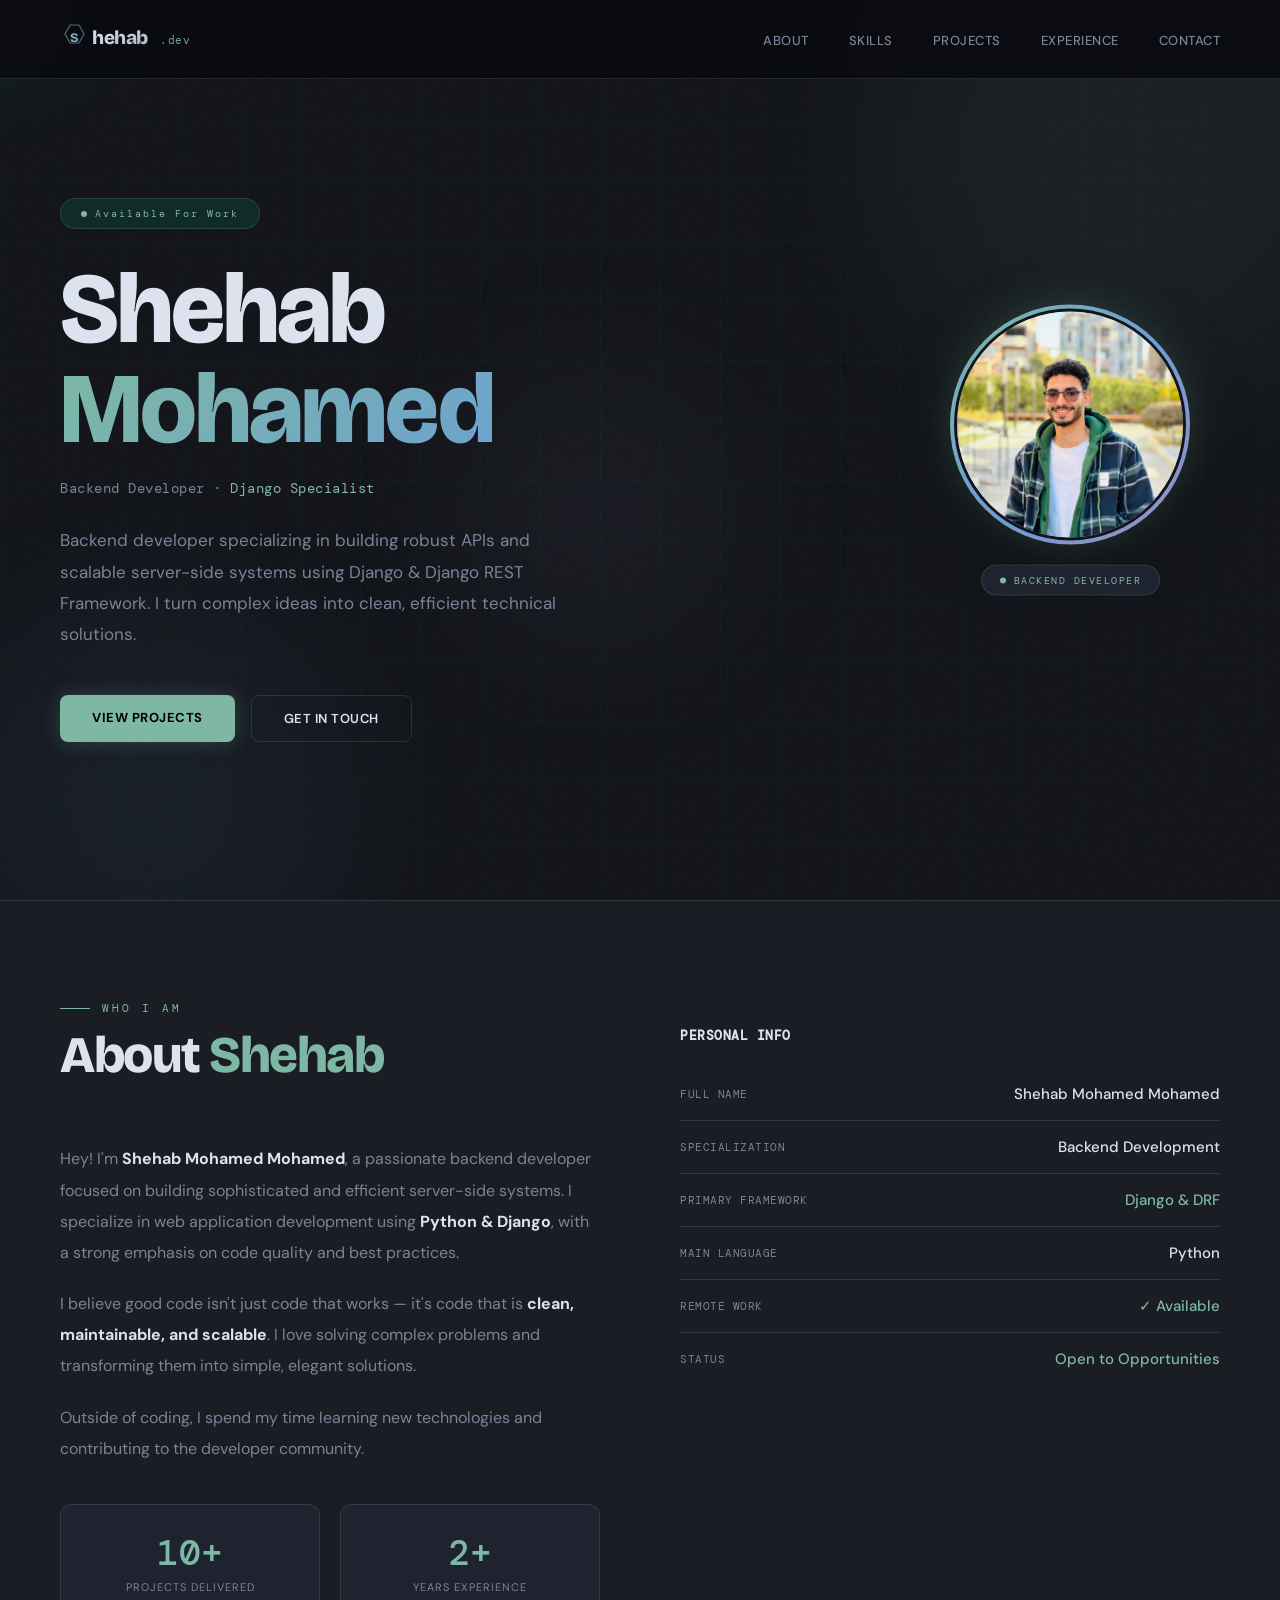
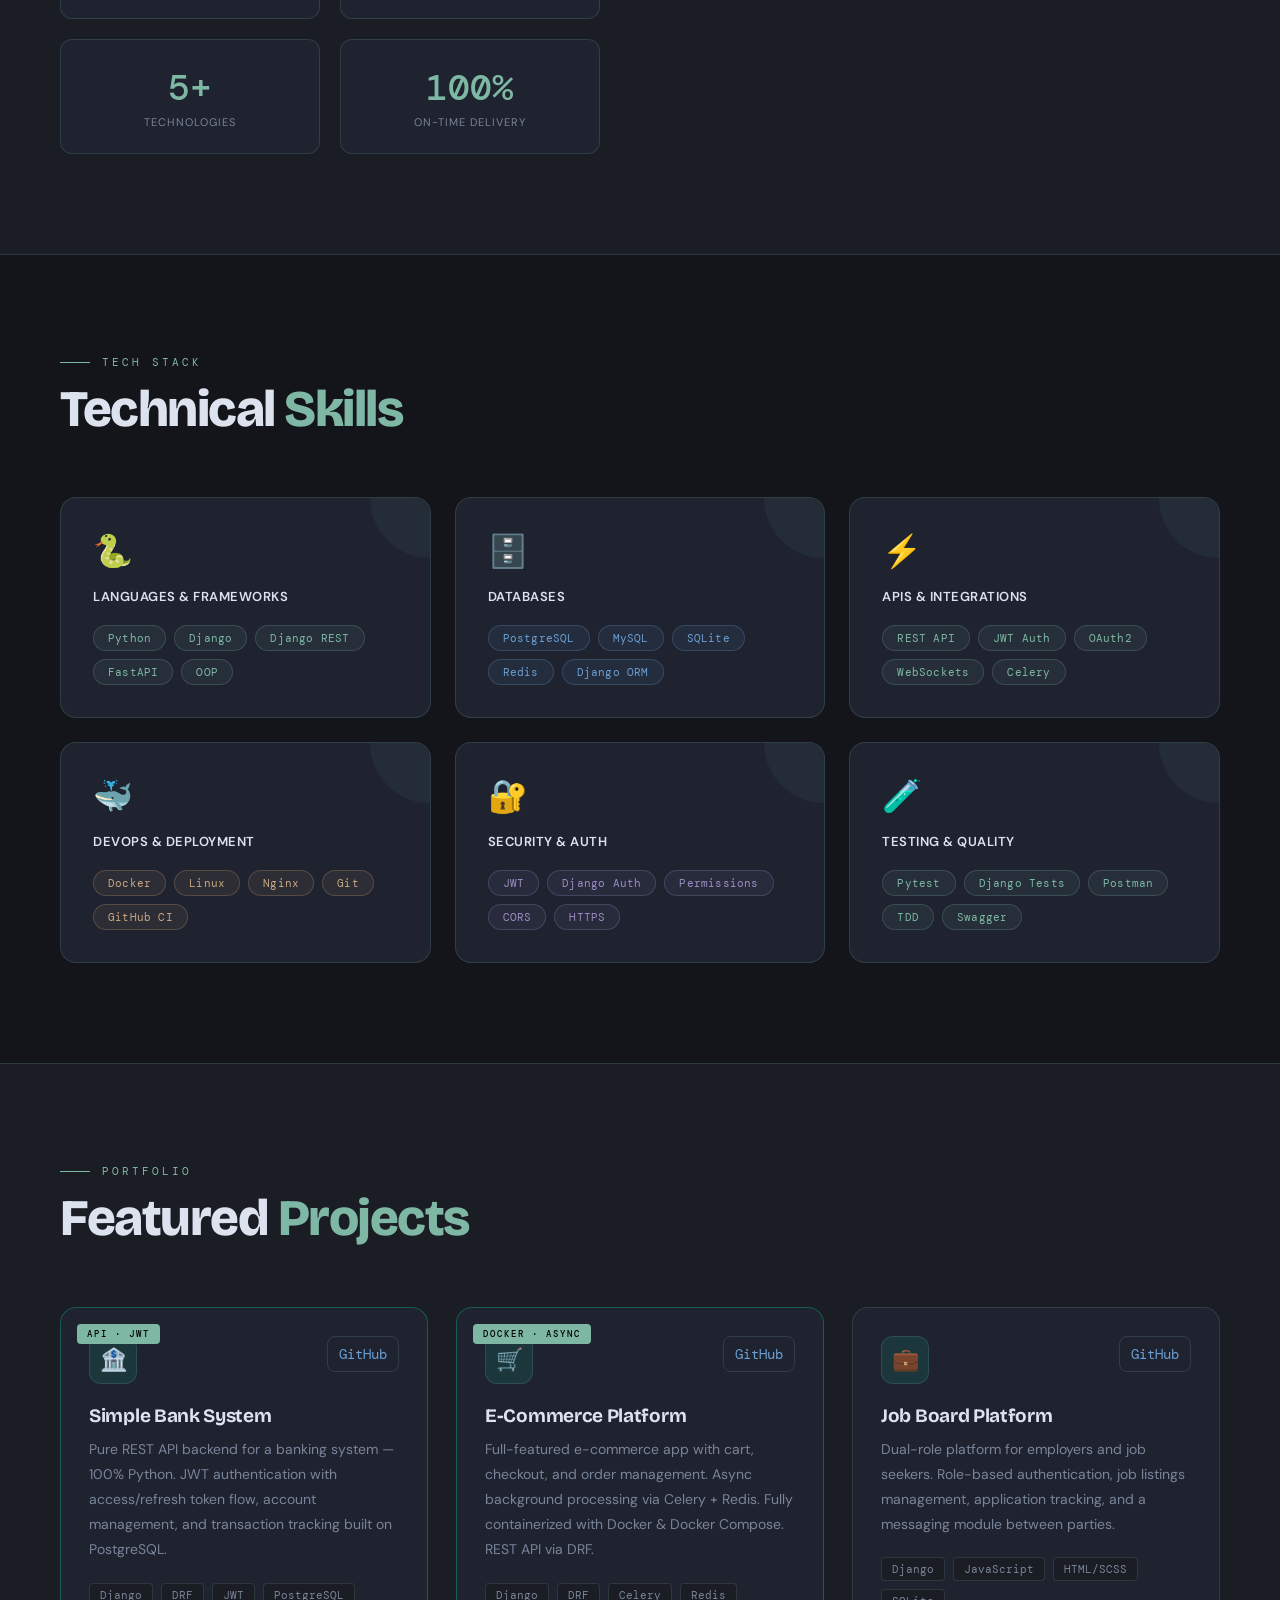
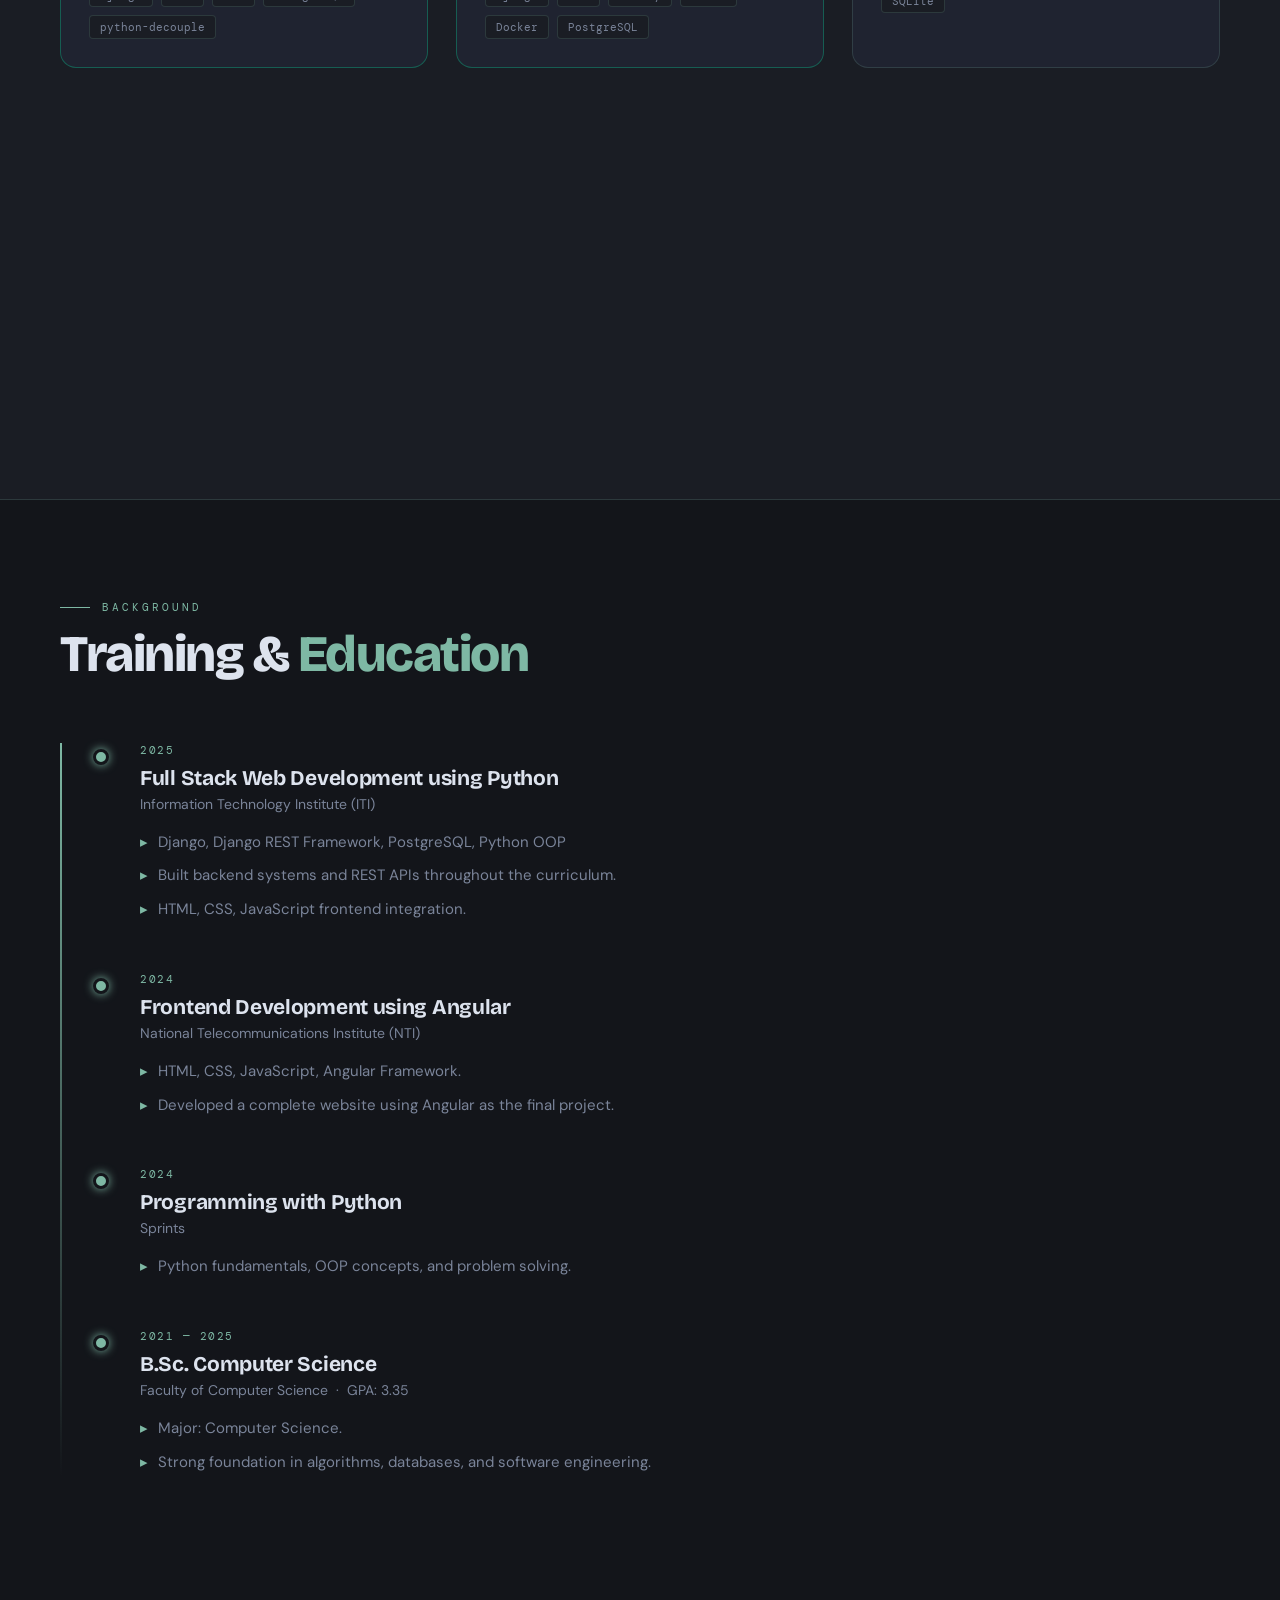
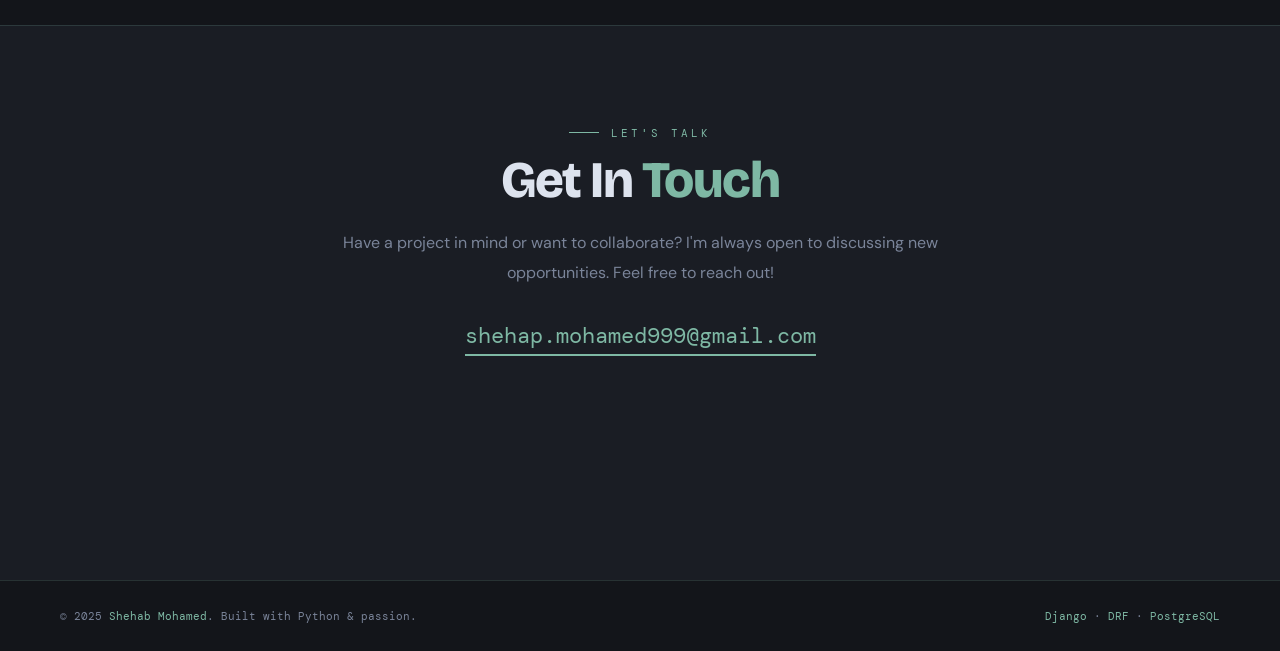
<file: index.html>
<!doctype html>
<html lang="en" dir="ltr">
  <head>
    <meta charset="UTF-8" />
    <meta name="viewport" content="width=device-width, initial-scale=1.0" />
    <title>Shehab Mohamed | Backend Developer</title>
    <link
      href="https://fonts.googleapis.com/css2?family=Bricolage+Grotesque:opsz,wght@12..96,300;12..96,400;12..96,600;12..96,700;12..96,800&family=DM+Sans:ital,opsz,wght@0,9..40,300;0,9..40,400;0,9..40,500;0,9..40,600;0,9..40,700;1,9..40,400&family=DM+Mono:wght@400;500&display=swap"
      rel="stylesheet"
    />
    <link rel="stylesheet" href="main.css" />

    <style>
      :root {
        --bg: #13151a;
        --surface: #1a1d24;
        --card: #1f2330;
        --accent: #7eb8a4;
        --accent2: #6b9fd4;
        --accent3: #9b8ec4;
        --text: #dde3ee;
        --muted: #7a8499;
        --border: rgba(126, 184, 164, 0.18);
        --glow: 0 0 28px rgba(126, 184, 164, 0.15);
      }

      * {
        margin: 0;
        padding: 0;
        box-sizing: border-box;
      }
      html {
        scroll-behavior: smooth;
      }

      body {
        background: var(--bg);
        color: var(--text);
        font-family: "DM Sans", sans-serif;
        font-size: 16px;
        overflow-x: hidden;
        -webkit-font-smoothing: antialiased;
      }

      body::before {
        content: "";
        position: fixed;
        inset: 0;
        background-image: url("data:image/svg+xml,%3Csvg viewBox='0 0 200 200' xmlns='http://www.w3.org/2000/svg'%3E%3Cfilter id='n'%3E%3CfeTurbulence type='fractalNoise' baseFrequency='0.9' numOctaves='4' stitchTiles='stitch'/%3E%3C/filter%3E%3Crect width='100%25' height='100%25' filter='url(%23n)' opacity='0.04'/%3E%3C/svg%3E");
        pointer-events: none;
        z-index: 0;
        opacity: 0.4;
      }

      ::-webkit-scrollbar {
        width: 4px;
      }
      ::-webkit-scrollbar-track {
        background: var(--bg);
      }
      ::-webkit-scrollbar-thumb {
        background: var(--accent);
        border-radius: 2px;
      }

      .cursor-glow {
        position: fixed;
        width: 300px;
        height: 300px;
        border-radius: 50%;
        background: radial-gradient(
          circle,
          rgba(0, 229, 160, 0.06) 0%,
          transparent 70%
        );
        pointer-events: none;
        transform: translate(-50%, -50%);
        transition: all 0.15s ease;
        z-index: 1;
      }

      /* NAV */
      nav {
        position: fixed;
        top: 0;
        left: 0;
        right: 0;
        z-index: 100;
        padding: 20px 60px;
        display: flex;
        justify-content: space-between;
        align-items: center;
        background: rgba(10, 10, 15, 0.85);
        backdrop-filter: blur(20px);
        border-bottom: 1px solid var(--border);
      }

      .nav-logo {
        display: flex;
        align-items: center;
        text-decoration: none;
      }
      .nav-logo svg {
        display: block;
        transition: opacity 0.25s;
      }
      .nav-logo:hover svg {
        opacity: 0.8;
      }

      .nav-links {
        display: flex;
        gap: 40px;
        list-style: none;
      }

      .nav-links a {
        color: var(--muted);
        text-decoration: none;
        font-size: 13px;
        font-weight: 500;
        letter-spacing: 0.5px;
        transition: color 0.3s;
        position: relative;
        text-transform: uppercase;
      }

      .nav-links a::after {
        content: "";
        position: absolute;
        bottom: -4px;
        left: 0;
        width: 0;
        height: 2px;
        background: var(--accent);
        transition: width 0.3s;
      }

      .nav-links a:hover {
        color: var(--accent);
      }
      .nav-links a:hover::after {
        width: 100%;
      }

      /* HERO */
      #hero {
        min-height: 100vh;
        display: flex;
        align-items: center;
        padding: 100px 60px 60px;
        position: relative;
        overflow: hidden;
      }

      .hero-bg-grid {
        position: absolute;
        inset: 0;
        background-image:
          linear-gradient(rgba(0, 229, 160, 0.04) 1px, transparent 1px),
          linear-gradient(90deg, rgba(0, 229, 160, 0.04) 1px, transparent 1px);
        background-size: 60px 60px;
        mask-image: radial-gradient(
          ellipse 80% 80% at 50% 50%,
          black,
          transparent
        );
      }

      .hero-blob {
        position: absolute;
        border-radius: 50%;
        filter: blur(80px);
        opacity: 1;
        animation: blob 8s ease-in-out infinite;
      }

      .blob1 {
        width: 500px;
        height: 500px;
        background: var(--accent);
        top: -100px;
        right: -100px;
        opacity: 0.07;
      }
      .blob2 {
        width: 400px;
        height: 400px;
        background: var(--accent2);
        bottom: -100px;
        left: -50px;
        animation-delay: 3s;
        opacity: 0.07;
      }
      .blob3 {
        width: 300px;
        height: 300px;
        background: var(--accent3);
        top: 40%;
        left: 35%;
        animation-delay: 6s;
        opacity: 0.06;
      }

      @keyframes blob {
        0%,
        100% {
          transform: scale(1) translate(0, 0);
        }
        33% {
          transform: scale(1.1) translate(20px, -20px);
        }
        66% {
          transform: scale(0.9) translate(-20px, 10px);
        }
      }

      .hero-content {
        position: relative;
        z-index: 2;
        max-width: 680px;
      }

      .hero-badge {
        display: inline-flex;
        align-items: center;
        gap: 8px;
        background: rgba(0, 229, 160, 0.1);
        border: 1px solid var(--border);
        border-radius: 50px;
        padding: 8px 20px;
        font-family: "DM Mono", monospace;
        font-size: 10px;
        color: var(--accent);
        letter-spacing: 2px;
        margin-bottom: 30px;
        animation: fadeUp 0.8s ease both;
      }

      .badge-dot {
        width: 6px;
        height: 6px;
        background: var(--accent);
        border-radius: 50%;
        animation: pulse 2s infinite;
      }

      @keyframes pulse {
        0%,
        100% {
          opacity: 1;
          transform: scale(1);
        }
        50% {
          opacity: 0.5;
          transform: scale(0.8);
        }
      }

      .hero-name {
        font-family: "Bricolage Grotesque", sans-serif;
        font-size: clamp(56px, 8vw, 100px);
        font-weight: 800;
        line-height: 1;
        letter-spacing: -2px;
        margin-bottom: 20px;
        animation: fadeUp 0.8s ease 0.1s both;
      }

      .name-line1 {
        color: var(--text);
        display: block;
      }
      .name-line2 {
        display: block;
        background: linear-gradient(135deg, var(--accent), var(--accent2));
        -webkit-background-clip: text;
        -webkit-text-fill-color: transparent;
        background-clip: text;
      }

      .hero-title {
        font-family: "DM Mono", monospace;
        font-size: 14px;
        color: var(--muted);
        margin-bottom: 28px;
        letter-spacing: 0.5px;
        animation: fadeUp 0.8s ease 0.2s both;
      }

      .hero-title span {
        color: var(--accent);
      }

      .hero-desc {
        font-size: 17px;
        color: var(--muted);
        line-height: 1.85;
        max-width: 520px;
        margin-bottom: 44px;
        animation: fadeUp 0.8s ease 0.3s both;
        font-weight: 400;
      }

      .hero-cta {
        display: flex;
        gap: 16px;
        flex-wrap: wrap;
        animation: fadeUp 0.8s ease 0.4s both;
      }

      .btn-primary {
        padding: 14px 32px;
        background: var(--accent);
        color: #000;
        border: none;
        border-radius: 8px;
        font-family: "DM Sans", sans-serif;
        font-size: 13px;
        font-weight: 700;
        cursor: pointer;
        text-decoration: none;
        transition: all 0.3s;
        box-shadow: 0 0 20px rgba(126, 184, 164, 0.25);
        letter-spacing: 0.5px;
        text-transform: uppercase;
      }

      .btn-primary:hover {
        transform: translateY(-2px);
        box-shadow: 0 8px 30px rgba(126, 184, 164, 0.35);
      }

      .btn-outline {
        padding: 14px 32px;
        background: transparent;
        color: var(--text);
        border: 1px solid var(--border);
        border-radius: 8px;
        font-family: "DM Sans", sans-serif;
        font-size: 13px;
        font-weight: 600;
        cursor: pointer;
        text-decoration: none;
        transition: all 0.3s;
        text-transform: uppercase;
        letter-spacing: 0.5px;
      }

      .btn-outline:hover {
        border-color: var(--accent);
        color: var(--accent);
        transform: translateY(-2px);
      }

      /* Terminal */
      .hero-terminal {
        position: absolute;
        right: 7%;
        top: 50%;
        transform: translateY(-50%);
        width: 460px;
        background: var(--surface);
        border: 1px solid var(--border);
        border-radius: 12px;
        overflow: hidden;
        box-shadow:
          var(--glow),
          0 40px 80px rgba(0, 0, 0, 0.6);
        animation: fadeLeft 1s ease 0.5s both;
        z-index: 2;
      }

      @keyframes fadeLeft {
        from {
          opacity: 0;
          transform: translateY(-50%) translateX(40px);
        }
        to {
          opacity: 1;
          transform: translateY(-50%) translateX(0);
        }
      }

      .terminal-header {
        padding: 12px 16px;
        background: var(--card);
        display: flex;
        align-items: center;
        gap: 8px;
        border-bottom: 1px solid var(--border);
      }

      .t-dot {
        width: 10px;
        height: 10px;
        border-radius: 50%;
      }
      .t-red {
        background: #ff5f57;
      }
      .t-yellow {
        background: #febc2e;
      }
      .t-green {
        background: #28c840;
      }

      .terminal-title {
        font-family: "DM Mono", monospace;
        font-size: 11px;
        color: var(--muted);
        margin-left: auto;
      }

      .terminal-body {
        padding: 24px;
        font-family: "DM Mono", monospace;
        font-size: 12px;
        line-height: 2.1;
        min-height: 280px;
      }

      .t-comment {
        color: #4a4a60;
      }
      .t-key {
        color: var(--accent2);
      }
      .t-val {
        color: var(--accent);
      }
      .t-str {
        color: #ff8c42;
      }
      .t-cursor {
        display: inline-block;
        width: 8px;
        height: 14px;
        background: var(--accent);
        animation: blink 1s step-end infinite;
        vertical-align: middle;
      }

      @keyframes blink {
        50% {
          opacity: 0;
        }
      }

      /* SECTIONS */
      section {
        padding: 100px 60px;
        position: relative;
        z-index: 2;
      }

      .section-label {
        font-family: "DM Mono", monospace;
        font-size: 11px;
        color: var(--accent);
        letter-spacing: 3px;
        text-transform: uppercase;
        margin-bottom: 12px;
        display: flex;
        align-items: center;
        gap: 12px;
      }

      .section-label::before {
        content: "";
        width: 30px;
        height: 1px;
        background: var(--accent);
      }

      .section-title {
        font-family: "Bricolage Grotesque", sans-serif;
        font-size: clamp(34px, 4vw, 54px);
        font-weight: 800;
        letter-spacing: -1.5px;
        margin-bottom: 60px;
        color: var(--text);
        line-height: 1.1;
      }

      .section-title span {
        color: var(--accent);
      }

      /* ABOUT */
      #about {
        background: var(--surface);
        border-top: 1px solid var(--border);
        border-bottom: 1px solid var(--border);
      }

      .about-grid {
        display: grid;
        grid-template-columns: 1fr 1fr;
        gap: 80px;
        align-items: start;
      }

      .about-text p {
        color: var(--muted);
        line-height: 1.95;
        margin-bottom: 20px;
        font-size: 16px;
        font-weight: 400;
      }

      .about-text p strong {
        color: var(--text);
      }

      .stats-grid {
        display: grid;
        grid-template-columns: 1fr 1fr;
        gap: 20px;
        margin-top: 40px;
      }

      .stat-card {
        background: var(--card);
        border: 1px solid var(--border);
        border-radius: 12px;
        padding: 24px;
        text-align: center;
        transition: all 0.3s;
      }

      .stat-card:hover {
        border-color: var(--accent);
        box-shadow: var(--glow);
        transform: translateY(-4px);
      }

      .stat-number {
        font-family: "DM Mono", monospace;
        font-size: 36px;
        font-weight: 500;
        color: var(--accent);
        display: block;
      }

      .stat-label {
        font-size: 11px;
        color: var(--muted);
        margin-top: 4px;
        text-transform: uppercase;
        letter-spacing: 1px;
        font-family: "DM Sans", sans-serif;
      }

      .about-right {
        display: flex;
        flex-direction: column;
      }

      .info-row {
        display: flex;
        justify-content: space-between;
        align-items: center;
        padding: 16px 0;
        border-bottom: 1px solid var(--border);
      }

      .info-row:last-child {
        border-bottom: none;
      }
      .info-key {
        font-family: "DM Mono", monospace;
        font-size: 11px;
        color: var(--muted);
        letter-spacing: 0.5px;
        text-transform: uppercase;
      }
      .info-val {
        font-size: 15px;
        color: var(--text);
        font-weight: 500;
        font-family: "DM Sans", sans-serif;
      }
      .info-val.accent {
        color: var(--accent);
      }

      /* SKILLS */
      #skills {
        background: var(--bg);
      }

      .skills-grid {
        display: grid;
        grid-template-columns: repeat(auto-fit, minmax(280px, 1fr));
        gap: 24px;
      }

      .skill-category {
        background: var(--card);
        border: 1px solid var(--border);
        border-radius: 16px;
        padding: 32px;
        transition: all 0.4s;
        position: relative;
        overflow: hidden;
      }

      .skill-category::before {
        content: "";
        position: absolute;
        top: 0;
        right: 0;
        width: 60px;
        height: 60px;
        background: var(--accent);
        border-radius: 0 16px 0 100%;
        opacity: 0.06;
        transition: all 0.4s;
      }

      .skill-category:hover {
        border-color: var(--accent);
        box-shadow: var(--glow);
        transform: translateY(-6px);
      }
      .skill-category:hover::before {
        opacity: 0.15;
        width: 120px;
        height: 120px;
      }

      .skill-cat-icon {
        font-size: 32px;
        margin-bottom: 16px;
      }
      .skill-cat-name {
        font-size: 13px;
        font-weight: 600;
        color: var(--text);
        margin-bottom: 20px;
        letter-spacing: 0.5px;
        text-transform: uppercase;
        font-family: "DM Sans", sans-serif;
      }

      .skill-tags {
        display: flex;
        flex-wrap: wrap;
        gap: 8px;
      }

      .skill-tag {
        background: rgba(126, 184, 164, 0.08);
        border: 1px solid rgba(126, 184, 164, 0.22);
        color: var(--accent);
        padding: 5px 14px;
        border-radius: 50px;
        font-family: "DM Mono", monospace;
        font-size: 11px;
        letter-spacing: 0.2px;
        transition: all 0.2s;
      }

      .skill-tag:hover {
        background: rgba(126, 184, 164, 0.16);
        transform: scale(1.05);
      }
      .skill-tag.blue {
        background: rgba(107, 159, 212, 0.08);
        border-color: rgba(107, 159, 212, 0.25);
        color: #6b9fd4;
      }
      .skill-tag.purple {
        background: rgba(155, 142, 196, 0.08);
        border-color: rgba(155, 142, 196, 0.25);
        color: #9b8ec4;
      }
      .skill-tag.orange {
        background: rgba(210, 165, 120, 0.08);
        border-color: rgba(210, 165, 120, 0.25);
        color: #c8a882;
      }

      /* PROJECTS */
      #projects {
        background: var(--surface);
        border-top: 1px solid var(--border);
        border-bottom: 1px solid var(--border);
      }

      .projects-grid {
        display: grid;
        grid-template-columns: repeat(auto-fit, minmax(340px, 1fr));
        gap: 28px;
      }

      .project-card {
        background: var(--card);
        border: 1px solid var(--border);
        border-radius: 16px;
        overflow: hidden;
        transition: all 0.4s;
        position: relative;
      }

      .project-card:hover {
        transform: translateY(-8px);
        border-color: var(--accent);
        box-shadow: var(--glow);
      }

      .project-header {
        padding: 28px 28px 20px;
        display: flex;
        justify-content: space-between;
        align-items: flex-start;
      }

      .project-icon {
        width: 48px;
        height: 48px;
        background: rgba(0, 229, 160, 0.1);
        border: 1px solid var(--border);
        border-radius: 12px;
        display: flex;
        align-items: center;
        justify-content: center;
        font-size: 22px;
      }

      .project-links {
        display: flex;
        gap: 10px;
      }

      .project-link {
        width: 72px;
        height: 36px;
        border: 1px solid var(--border);
        border-radius: 8px;
        display: flex;
        align-items: center;
        justify-content: center;
        text-decoration: none;
        font-size: 14px;
        transition: all 0.2s;
        color: #6b9fd4;
        font-family: "DM Mono", monospace;
      }

      .project-body {
        padding: 0 28px 28px;
      }
      .project-name {
        font-family: "Bricolage Grotesque", sans-serif;
        font-size: 19px;
        font-weight: 700;
        color: var(--text);
        margin-bottom: 10px;
        letter-spacing: -0.3px;
      }
      .project-desc {
        font-size: 14px;
        color: var(--muted);
        line-height: 1.8;
        margin-bottom: 20px;
        font-family: "DM Sans", sans-serif;
      }

      .project-stack {
        display: flex;
        flex-wrap: wrap;
        gap: 8px;
      }

      .stack-tag {
        font-family: "DM Mono", monospace;
        font-size: 11px;
        padding: 4px 10px;
        background: var(--surface);
        border: 1px solid var(--border);
        border-radius: 4px;
        color: var(--muted);
      }

      .project-card.featured {
        border-color: rgba(0, 229, 160, 0.3);
      }

      .featured-badge {
        position: absolute;
        top: 16px;
        left: 16px;
        background: var(--accent);
        color: #000;
        font-family: "DM Mono", monospace;
        font-size: 9px;
        font-weight: 500;
        letter-spacing: 2px;
        padding: 4px 10px;
        border-radius: 4px;
      }

      /* EXPERIENCE */
      #experience {
        background: var(--bg);
      }

      .timeline {
        position: relative;
        padding-left: 40px;
      }

      .timeline::before {
        content: "";
        position: absolute;
        left: 0;
        top: 0;
        bottom: 0;
        width: 2px;
        background: linear-gradient(to bottom, var(--accent), transparent);
      }

      .timeline-item {
        position: relative;
        padding-left: 40px;
        margin-bottom: 48px;
      }

      .timeline-dot {
        position: absolute;
        left: -7px;
        top: 6px;
        width: 16px;
        height: 16px;
        background: var(--accent);
        border-radius: 50%;
        border: 3px solid var(--bg);
        box-shadow: 0 0 10px var(--accent);
      }

      .timeline-date {
        font-family: "DM Mono", monospace;
        font-size: 11px;
        color: var(--accent);
        letter-spacing: 1.5px;
        margin-bottom: 8px;
        text-transform: uppercase;
      }

      .timeline-role {
        font-family: "Bricolage Grotesque", sans-serif;
        font-size: 21px;
        font-weight: 700;
        color: var(--text);
        margin-bottom: 4px;
        letter-spacing: -0.3px;
      }
      .timeline-company {
        font-size: 14px;
        color: var(--muted);
        margin-bottom: 16px;
        font-family: "DM Sans", sans-serif;
      }

      .timeline-desc {
        list-style: none;
      }
      .timeline-desc li {
        font-size: 15px;
        color: var(--muted);
        line-height: 1.85;
        margin-bottom: 6px;
        padding-left: 18px;
        position: relative;
        font-family: "DM Sans", sans-serif;
      }
      .timeline-desc li::before {
        content: "▸";
        position: absolute;
        left: 0;
        color: var(--accent);
      }

      /* CONTACT */
      #contact {
        background: var(--surface);
        border-top: 1px solid var(--border);
        text-align: center;
      }

      .contact-inner {
        max-width: 600px;
        margin: 0 auto;
      }
      .contact-desc {
        color: var(--muted);
        font-size: 16px;
        line-height: 1.85;
        margin-bottom: 10px;
        font-family: "DM Sans", sans-serif;
      }

      .contact-email {
        font-family: "DM Mono", monospace;
        font-size: clamp(14px, 2.5vw, 22px);
        color: var(--accent);
        text-decoration: none;
        display: inline-block;
        margin: 24px 0 40px;
        padding-bottom: 4px;
        border-bottom: 2px solid var(--accent);
        transition: all 0.3s;
        word-break: break-all;
      }

      .contact-email:hover {
        color: var(--text);
        border-color: var(--text);
      }

      .social-links {
        display: flex;
        gap: 16px;
        justify-content: center;
        margin-top: 40px;
        flex-wrap: wrap;
      }

      .social-link {
        display: flex;
        align-items: center;
        gap: 10px;
        padding: 14px 24px;
        border: 1px solid var(--border);
        border-radius: 12px;
        text-decoration: none;
        font-family: "DM Mono", monospace;
        font-size: 11px;
        color: var(--muted);
        transition: all 0.3s;
        letter-spacing: 0.5px;
        text-transform: uppercase;
      }

      .social-link:hover {
        border-color: var(--accent);
        color: var(--accent);
        transform: translateY(-4px);
        box-shadow: var(--glow);
      }

      /* FOOTER */
      footer {
        padding: 28px 60px;
        background: var(--bg);
        border-top: 1px solid var(--border);
        display: flex;
        justify-content: space-between;
        align-items: center;
        z-index: 2;
        position: relative;
      }

      .footer-copy {
        font-family: "DM Mono", monospace;
        font-size: 11px;
        color: var(--muted);
      }
      .footer-copy span {
        color: var(--accent);
      }

      @keyframes fadeUp {
        from {
          opacity: 0;
          transform: translateY(30px);
        }
        to {
          opacity: 1;
          transform: translateY(0);
        }
      }

      .reveal {
        opacity: 0;
        transform: translateY(30px);
        transition: all 0.7s ease;
      }
      .reveal.visible {
        opacity: 1;
        transform: translateY(0);
      }

      @media (max-width: 1100px) {
        .hero-terminal {
          display: none;
        }
        nav {
          padding: 16px 30px;
        }
        section {
          padding: 80px 30px;
        }
        .about-grid {
          grid-template-columns: 1fr;
          gap: 40px;
        }
        footer {
          padding: 20px 30px;
          flex-direction: column;
          gap: 10px;
          text-align: center;
        }
      }

      @media (max-width: 600px) {
        #hero {
          padding: 80px 20px 60px;
        }
        .hero-name {
          font-size: 44px;
        }
        section {
          padding: 60px 20px;
        }
        nav {
          padding: 14px 20px;
        }
        .nav-links {
          gap: 16px;
        }
        .nav-links a {
          font-size: 10px;
        }
      }

      /* PHOTO AVATAR */
      .hero-photo-wrap {
        position: absolute;
        right: 7%;
        top: 50%;
        transform: translateY(-50%);
        z-index: 3;
        animation: fadeLeft 1s ease 0.5s both;
        display: flex;
        flex-direction: column;
        align-items: center;
        gap: 20px;
      }
      .hero-photo-ring {
        width: 240px;
        height: 240px;
        border-radius: 50%;
        padding: 4px;
        background: linear-gradient(135deg, var(--accent), var(--accent2), var(--accent3));
        box-shadow: 0 0 40px rgba(126,184,164,0.25), 0 20px 60px rgba(0,0,0,0.5);
      }
      .hero-photo-inner {
        width: 100%;
        height: 100%;
        border-radius: 50%;
        overflow: hidden;
        border: 3px solid var(--bg);
      }
      .hero-photo-inner img {
        width: 100%;
        height: 100%;
        object-fit: cover;
        object-position: center 10%;
        display: block;
      }
      .hero-photo-badge {
        background: var(--card);
        border: 1px solid var(--border);
        border-radius: 50px;
        padding: 8px 18px;
        font-family: "DM Mono", monospace;
        font-size: 10px;
        color: var(--accent);
        letter-spacing: 1.5px;
        text-transform: uppercase;
        display: flex;
        align-items: center;
        gap: 8px;
      }
      @media (max-width: 1100px) {
        .hero-photo-wrap { display: none; }
      }

    </style>
  </head>
  <body>
    <div class="cursor-glow" id="cursor"></div>

    <!-- NAV -->
    <nav>
      <div class="nav-logo">
        <svg
          width="160"
          height="38"
          viewBox="0 0 160 38"
          fill="none"
          xmlns="http://www.w3.org/2000/svg"
          aria-label="Shehab Mohamed"
        >
          <defs>
            <linearGradient id="logoGrad" x1="0%" y1="0%" x2="100%" y2="0%">
              <stop offset="0%" stop-color="#7eb8a4" />
              <stop offset="100%" stop-color="#6b9fd4" />
            </linearGradient>
            <linearGradient id="nameGrad" x1="0%" y1="0%" x2="100%" y2="100%">
              <stop offset="0%" stop-color="#dde3ee" />
              <stop offset="100%" stop-color="#a8b8cc" />
            </linearGradient>
          </defs>
          <!-- Hexagonal accent mark behind S -->
          <polygon
            points="10,5 19,5 24,14 19,23 10,23 5,14"
            fill="none"
            stroke="url(#logoGrad)"
            stroke-width="1.2"
            opacity="0.6"
          />
          <!-- S monogram inside hex -->
          <text
            x="14.5"
            y="19"
            font-family="'Bricolage Grotesque', sans-serif"
            font-weight="800"
            font-size="13"
            fill="url(#logoGrad)"
            text-anchor="middle"
            dominant-baseline="middle"
          >
            S
          </text>
          <!-- Full name: Shehab -->
          <text
            x="32"
            y="24"
            font-family="'Bricolage Grotesque', sans-serif"
            font-weight="800"
            font-size="19"
            fill="url(#nameGrad)"
            letter-spacing="-0.5"
          >
            hehab
          </text>
          <!-- Underline accent line -->
          <line
            x1="32"
            y1="29"
            x2="95"
            y2="29"
            stroke="url(#logoGrad)"
            stroke-width="1.5"
            stroke-linecap="round"
            opacity="0.5"
          />
          <!-- .dev suffix -->
          <text
            x="100"
            y="24"
            font-family="'DM Mono', monospace"
            font-weight="400"
            font-size="11"
            fill="#7eb8a4"
            letter-spacing="0.5"
            opacity="0.9"
          >
            .dev
          </text>
        </svg>
      </div>
      <ul class="nav-links">
        <li><a href="#about">About</a></li>
        <li><a href="#skills">Skills</a></li>
        <li><a href="#projects">Projects</a></li>
        <li><a href="#experience">Experience</a></li>
        <li><a href="#contact">Contact</a></li>
      </ul>
    </nav>

    <!-- HERO -->
    <section id="hero">
      <div class="hero-bg-grid"></div>
      <div class="hero-blob blob1"></div>
      <div class="hero-blob blob2"></div>
      <div class="hero-blob blob3"></div>

      <div class="hero-content">
        <div class="hero-badge">
          <span class="badge-dot"></span>
          Available For Work
        </div>

        <h1 class="hero-name">
          <span class="name-line1">Shehab</span>
          <span class="name-line2">Mohamed</span>
        </h1>

        <p class="hero-title">
          Backend Developer · <span>Django Specialist</span>
        </p>

        <p class="hero-desc">
          Backend developer specializing in building robust APIs and scalable
          server-side systems using Django & Django REST Framework. I turn
          complex ideas into clean, efficient technical solutions.
        </p>

        <div class="hero-cta">
          <a href="#projects" class="btn-primary">View Projects</a>
          <a href="#contact" class="btn-outline">Get In Touch</a>
        </div>
      </div>

      <div class="hero-photo-wrap">
        <div class="hero-photo-ring">
          <div class="hero-photo-inner">
            <img src="/img.jpg" alt="Shehab mohamed">
          </div>
        </div>
        <div class="hero-photo-badge">
          <span class="badge-dot"></span>
          Backend Developer
        </div>
      </div>
    </section>

    <!-- ABOUT -->
    <section id="about">
      <p class="section-label reveal">Who I Am</p>
      <div class="about-grid">
        <div class="about-text reveal">
          <h2 class="section-title">About <span>Shehab</span></h2>
          <p>
            Hey! I'm <strong>Shehab Mohamed Mohamed</strong>, a passionate
            backend developer focused on building sophisticated and efficient
            server-side systems. I specialize in web application development
            using <strong>Python & Django</strong>, with a strong emphasis on
            code quality and best practices.
          </p>
          <p>
            I believe good code isn't just code that works — it's code that is
            <strong>clean, maintainable, and scalable</strong>. I love solving
            complex problems and transforming them into simple, elegant
            solutions.
          </p>
          <p>
            Outside of coding, I spend my time learning new technologies and
            contributing to the developer community.
          </p>

          <div class="stats-grid">
            <div class="stat-card">
              <span class="stat-number">10+</span>
              <div class="stat-label">Projects Delivered</div>
            </div>
            <div class="stat-card">
              <span class="stat-number">2+</span>
              <div class="stat-label">Years Experience</div>
            </div>
            <div class="stat-card">
              <span class="stat-number">5+</span>
              <div class="stat-label">Technologies</div>
            </div>
            <div class="stat-card">
              <span class="stat-number">100%</span>
              <div class="stat-label">On-Time Delivery</div>
            </div>
          </div>
        </div>

        <div class="about-right reveal">
          <h3
            style="
              font-size: 13px;
              font-weight: 600;
              color: var(--text);
              margin-bottom: 24px;
              letter-spacing: 0.5px;
              text-transform: uppercase;
              font-family: &quot;DM Mono&quot;, monospace;
            "
          >
            Personal Info
          </h3>
          <div class="info-row">
            <span class="info-key">Full Name</span>
            <span class="info-val">Shehab Mohamed Mohamed</span>
          </div>
          <div class="info-row">
            <span class="info-key">Specialization</span>
            <span class="info-val">Backend Development</span>
          </div>
          <div class="info-row">
            <span class="info-key">Primary Framework</span>
            <span class="info-val accent">Django & DRF</span>
          </div>
          <div class="info-row">
            <span class="info-key">Main Language</span>
            <span class="info-val">Python</span>
          </div>
          <div class="info-row">
            <span class="info-key">Remote Work</span>
            <span class="info-val accent">✓ Available</span>
          </div>
          <div class="info-row">
            <span class="info-key">Status</span>
            <span class="info-val accent">Open to Opportunities</span>
          </div>
        </div>
      </div>
    </section>

    <!-- SKILLS -->
    <section id="skills">
      <p class="section-label reveal">Tech Stack</p>
      <h2 class="section-title reveal">Technical <span>Skills</span></h2>

      <div class="skills-grid">
        <div class="skill-category reveal">
          <div class="skill-cat-icon">🐍</div>
          <div class="skill-cat-name">Languages & Frameworks</div>
          <div class="skill-tags">
            <span class="skill-tag">Python</span>
            <span class="skill-tag">Django</span>
            <span class="skill-tag">Django REST</span>
            <span class="skill-tag">FastAPI</span>
            <span class="skill-tag">OOP</span>
          </div>
        </div>

        <div class="skill-category reveal">
          <div class="skill-cat-icon">🗄️</div>
          <div class="skill-cat-name">Databases</div>
          <div class="skill-tags">
            <span class="skill-tag blue">PostgreSQL</span>
            <span class="skill-tag blue">MySQL</span>
            <span class="skill-tag blue">SQLite</span>
            <span class="skill-tag blue">Redis</span>
            <span class="skill-tag blue">Django ORM</span>
          </div>
        </div>

        <div class="skill-category reveal">
          <div class="skill-cat-icon">⚡</div>
          <div class="skill-cat-name">APIs & Integrations</div>
          <div class="skill-tags">
            <span class="skill-tag">REST API</span>
            <span class="skill-tag">JWT Auth</span>
            <span class="skill-tag">OAuth2</span>
            <span class="skill-tag">WebSockets</span>
            <span class="skill-tag">Celery</span>
          </div>
        </div>

        <div class="skill-category reveal">
          <div class="skill-cat-icon">🐳</div>
          <div class="skill-cat-name">DevOps & Deployment</div>
          <div class="skill-tags">
            <span class="skill-tag orange">Docker</span>
            <span class="skill-tag orange">Linux</span>
            <span class="skill-tag orange">Nginx</span>
            <span class="skill-tag orange">Git</span>
            <span class="skill-tag orange">GitHub CI</span>
          </div>
        </div>

        <div class="skill-category reveal">
          <div class="skill-cat-icon">🔐</div>
          <div class="skill-cat-name">Security & Auth</div>
          <div class="skill-tags">
            <span class="skill-tag purple">JWT</span>
            <span class="skill-tag purple">Django Auth</span>
            <span class="skill-tag purple">Permissions</span>
            <span class="skill-tag purple">CORS</span>
            <span class="skill-tag purple">HTTPS</span>
          </div>
        </div>

        <div class="skill-category reveal">
          <div class="skill-cat-icon">🧪</div>
          <div class="skill-cat-name">Testing & Quality</div>
          <div class="skill-tags">
            <span class="skill-tag">Pytest</span>
            <span class="skill-tag">Django Tests</span>
            <span class="skill-tag">Postman</span>
            <span class="skill-tag">TDD</span>
            <span class="skill-tag">Swagger</span>
          </div>
        </div>
      </div>
    </section>

    <!-- PROJECTS -->
    <section id="projects">
      <p class="section-label reveal">Portfolio</p>
      <h2 class="section-title reveal">Featured <span>Projects</span></h2>

      <div class="projects-grid">

        <!-- Bank System -->
        <div class="project-card featured reveal">
          <div class="featured-badge">API · JWT</div>
          <div class="project-header">
            <div class="project-icon">🏦</div>
            <div class="project-links">
              <a href="https://github.com/shehab1020/simple_bank_system" class="project-link" title="GitHub" target="_blank">GitHub</a>
            </div>
          </div>
          <div class="project-body">
            <div class="project-name">Simple Bank System</div>
            <div class="project-desc">Pure REST API backend for a banking system — 100% Python. JWT authentication with access/refresh token flow, account management, and transaction tracking built on PostgreSQL.</div>
            <div class="project-stack">
              <span class="stack-tag">Django</span>
              <span class="stack-tag">DRF</span>
              <span class="stack-tag">JWT</span>
              <span class="stack-tag">PostgreSQL</span>
              <span class="stack-tag">python-decouple</span>
            </div>
          </div>
        </div>

        <!-- E-Commerce -->
        <div class="project-card featured reveal">
          <div class="featured-badge">DOCKER · ASYNC</div>
          <div class="project-header">
            <div class="project-icon">🛒</div>
            <div class="project-links">
              <a href="https://github.com/shehab1020/E-Commerce" class="project-link" title="GitHub" target="_blank">GitHub</a>
            </div>
          </div>
          <div class="project-body">
            <div class="project-name">E-Commerce Platform</div>
            <div class="project-desc">Full-featured e-commerce app with cart, checkout, and order management. Async background processing via Celery + Redis. Fully containerized with Docker & Docker Compose. REST API via DRF.</div>
            <div class="project-stack">
              <span class="stack-tag">Django</span>
              <span class="stack-tag">DRF</span>
              <span class="stack-tag">Celery</span>
              <span class="stack-tag">Redis</span>
              <span class="stack-tag">Docker</span>
              <span class="stack-tag">PostgreSQL</span>
            </div>
          </div>
        </div>

        <!-- Job Board -->
        <div class="project-card reveal">
          <div class="project-header">
            <div class="project-icon">💼</div>
            <div class="project-links">
              <a href="https://github.com/shehab1020/Job-Board" class="project-link" title="GitHub" target="_blank">GitHub</a>
            </div>
          </div>
          <div class="project-body">
            <div class="project-name">Job Board Platform</div>
            <div class="project-desc">Dual-role platform for employers and job seekers. Role-based authentication, job listings management, application tracking, and a messaging module between parties.</div>
            <div class="project-stack">
              <span class="stack-tag">Django</span>
              <span class="stack-tag">JavaScript</span>
              <span class="stack-tag">HTML/SCSS</span>
              <span class="stack-tag">SQLite</span>
            </div>
          </div>
        </div>

        <!-- Cafeteria -->
        <div class="project-card reveal">
          <div class="project-header">
            <div class="project-icon">☕</div>
            <div class="project-links">
              <a href="https://github.com/shehab1020/Cafeteria_Website" class="project-link" title="GitHub" target="_blank">GitHub</a>
            </div>
          </div>
          <div class="project-body">
            <div class="project-name">Cafeteria Management System</div>
            <div class="project-desc">Order management system with accounts, menu, and order modules. Includes full ERD database design documentation. DRF endpoints alongside Django template views.</div>
            <div class="project-stack">
              <span class="stack-tag">Django</span>
              <span class="stack-tag">DRF</span>
              <span class="stack-tag">HTML/SCSS</span>
              <span class="stack-tag">ERD Design</span>
            </div>
          </div>
        </div>

        <!-- Library -->
        <div class="project-card reveal">
          <div class="project-header">
            <div class="project-icon">📚</div>
            <div class="project-links">
              <a href="https://github.com/shehab1020/library-system" class="project-link" title="GitHub" target="_blank">GitHub</a>
            </div>
          </div>
          <div class="project-body">
            <div class="project-name">Library Management System</div>
            <div class="project-desc">Book borrowing and return tracking with user management. Documented ERD schema design. DRF API endpoints for catalog and borrowing operations.</div>
            <div class="project-stack">
              <span class="stack-tag">Django</span>
              <span class="stack-tag">DRF</span>
              <span class="stack-tag">HTML/SCSS</span>
              <span class="stack-tag">ERD Design</span>
            </div>
          </div>
        </div>

      </div>
    </section>

    <!-- EXPERIENCE -->
    <section id="experience">
      <p class="section-label reveal">Background</p>
      <h2 class="section-title reveal">Training & <span>Education</span></h2>

      <div class="timeline">

        <div class="timeline-item reveal">
          <div class="timeline-dot"></div>
          <div class="timeline-date">2025</div>
          <div class="timeline-role">Full Stack Web Development using Python</div>
          <div class="timeline-company">Information Technology Institute (ITI)</div>
          <ul class="timeline-desc">
            <li>Django, Django REST Framework, PostgreSQL, Python OOP</li>
            <li>Built backend systems and REST APIs throughout the curriculum.</li>
            <li>HTML, CSS, JavaScript frontend integration.</li>
          </ul>
        </div>

        <div class="timeline-item reveal">
          <div class="timeline-dot"></div>
          <div class="timeline-date">2024</div>
          <div class="timeline-role">Frontend Development using Angular</div>
          <div class="timeline-company">National Telecommunications Institute (NTI)</div>
          <ul class="timeline-desc">
            <li>HTML, CSS, JavaScript, Angular Framework.</li>
            <li>Developed a complete website using Angular as the final project.</li>
          </ul>
        </div>

        <div class="timeline-item reveal">
          <div class="timeline-dot"></div>
          <div class="timeline-date">2024</div>
          <div class="timeline-role">Programming with Python</div>
          <div class="timeline-company">Sprints</div>
          <ul class="timeline-desc">
            <li>Python fundamentals, OOP concepts, and problem solving.</li>
          </ul>
        </div>

        <div class="timeline-item reveal">
          <div class="timeline-dot"></div>
          <div class="timeline-date">2021 — 2025</div>
          <div class="timeline-role">B.Sc. Computer Science</div>
          <div class="timeline-company">Faculty of Computer Science &nbsp;·&nbsp; GPA: 3.35</div>
          <ul class="timeline-desc">
            <li>Major: Computer Science.</li>
            <li>Strong foundation in algorithms, databases, and software engineering.</li>
          </ul>
        </div>

      </div>
    </section>
    <!-- CONTACT -->
    <section id="contact">
      <div class="contact-inner">
        <p class="section-label reveal" style="justify-content: center">
          Let's Talk
        </p>
        <h2 class="section-title reveal" style="margin-bottom: 20px">
          Get In <span>Touch</span>
        </h2>
        <p class="contact-desc reveal">
          Have a project in mind or want to collaborate? I'm always open to
          discussing new opportunities. Feel free to reach out!
        </p>

        <a
          href="mailto:shehap.mohamed999@gmail.com"
          class="contact-email reveal"
        >
          shehap.mohamed999@gmail.com
        </a>

        <div class="social-links reveal">
          <a href="https://github.com/shehab1020" class="social-link"
            >⌥ GitHub</a
          >
          <a
            href="https://www.linkedin.com/in/shehab-gowda-b2021b382"
            class="social-link"
            >in LinkedIn</a
          >
          <a href="shehap.mohamed999@gmail.com" class="social-link">✉ Email</a>
        </div>
      </div>
    </section>

    <!-- FOOTER -->
    <footer>
      <div class="footer-copy">
        © 2025 <span>Shehab Mohamed</span>. Built with Python & passion.
      </div>
      <div class="footer-copy">
        <span>Django</span> · <span>DRF</span> · <span>PostgreSQL</span>
      </div>
    </footer>

    <script>
      // Cursor glow
      const cursor = document.getElementById("cursor");
      document.addEventListener("mousemove", (e) => {
        cursor.style.left = e.clientX + "px";
        cursor.style.top = e.clientY + "px";
      });

      // Scroll reveal
      const reveals = document.querySelectorAll(".reveal");
      const observer = new IntersectionObserver(
        (entries) => {
          entries.forEach((entry, i) => {
            if (entry.isIntersecting) {
              setTimeout(() => entry.target.classList.add("visible"), i * 80);
            }
          });
        },
        { threshold: 0.1, rootMargin: "0px 0px -50px 0px" },
      );

      reveals.forEach((el) => observer.observe(el));
    </script>
  </body>
</html>
</file>
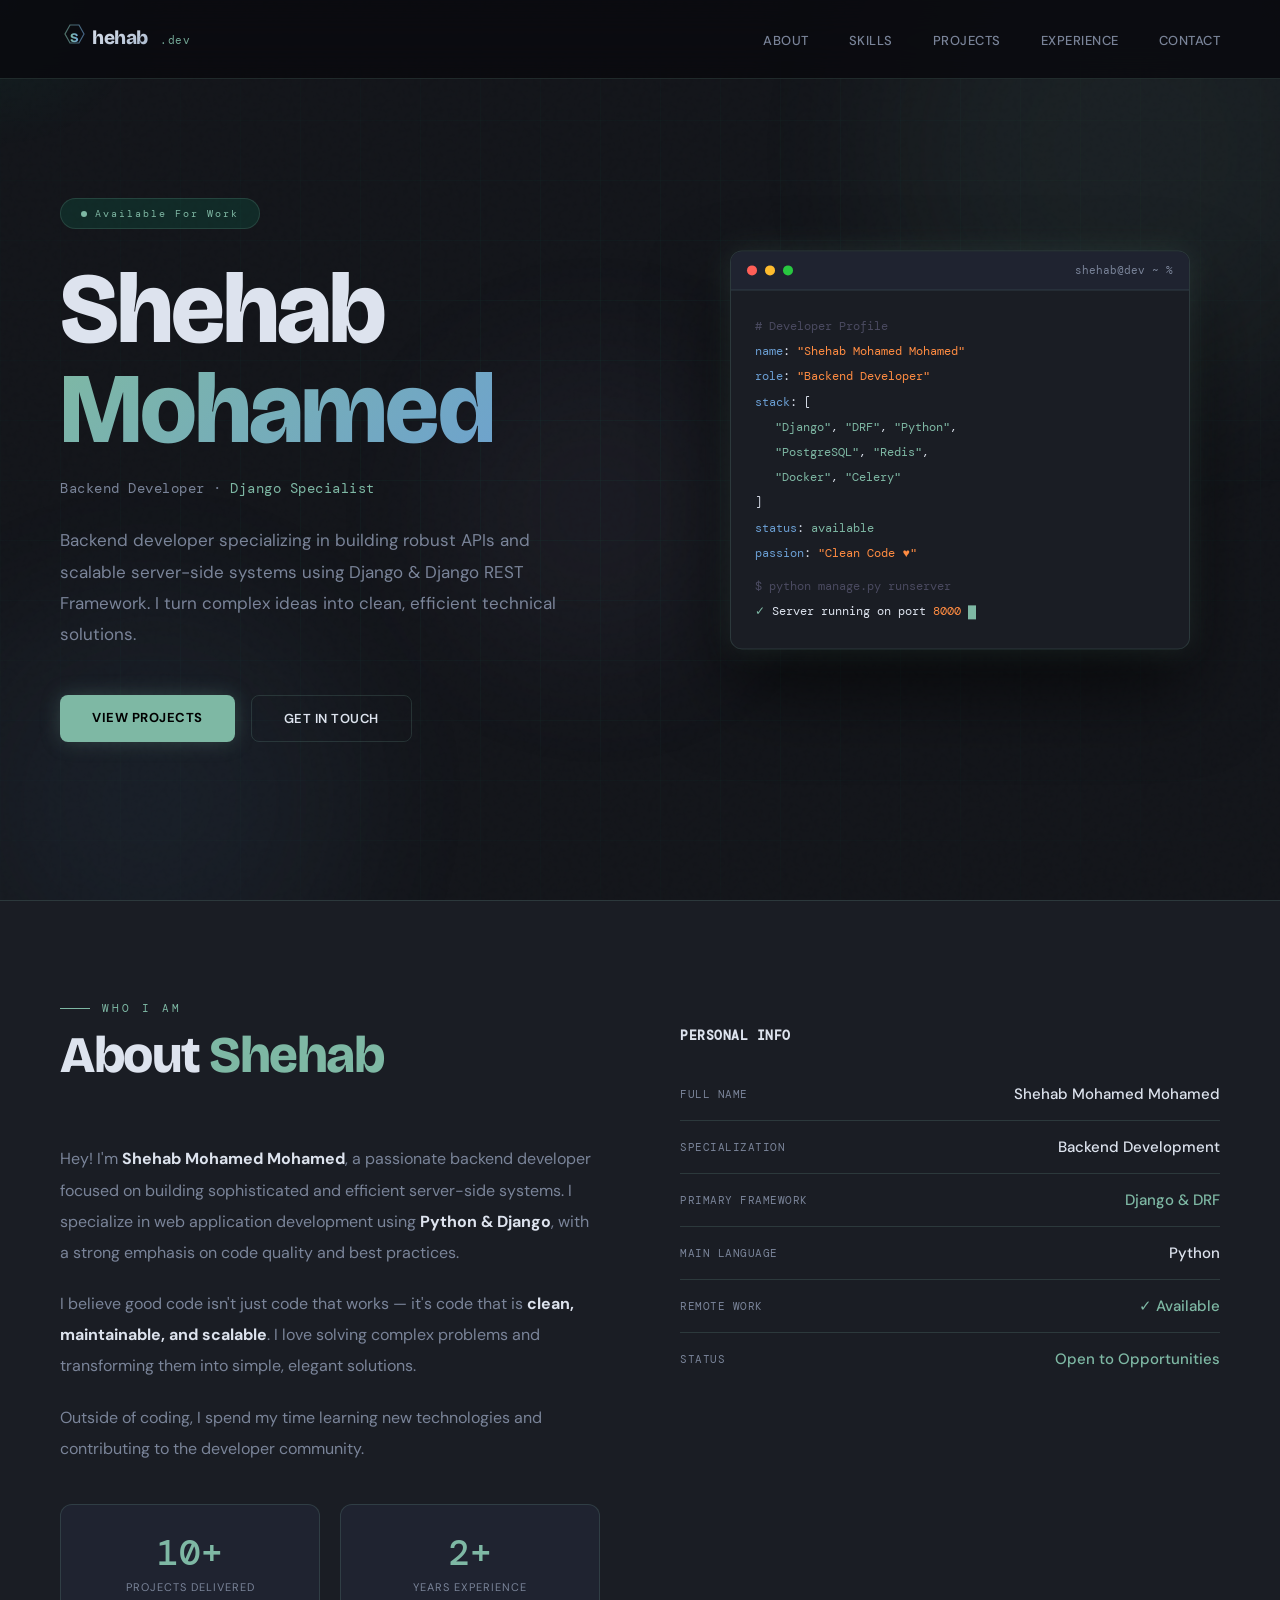
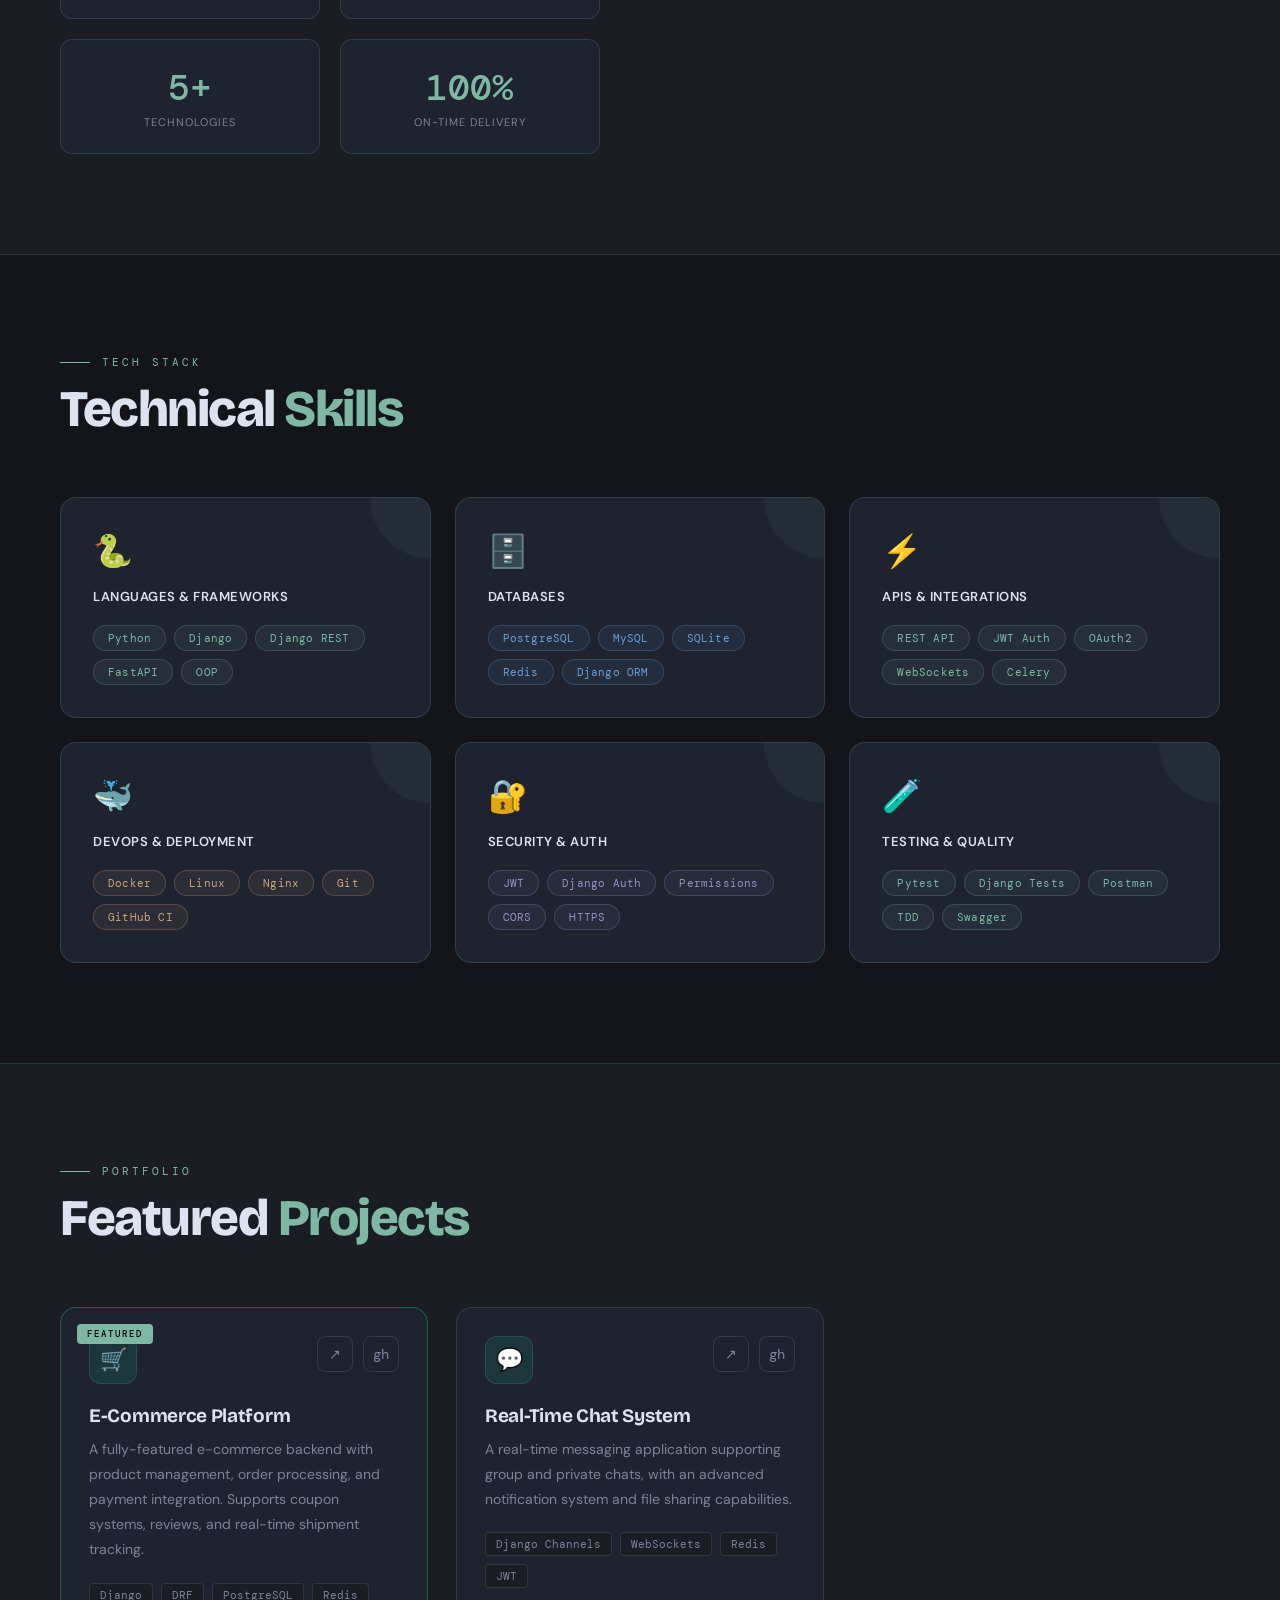
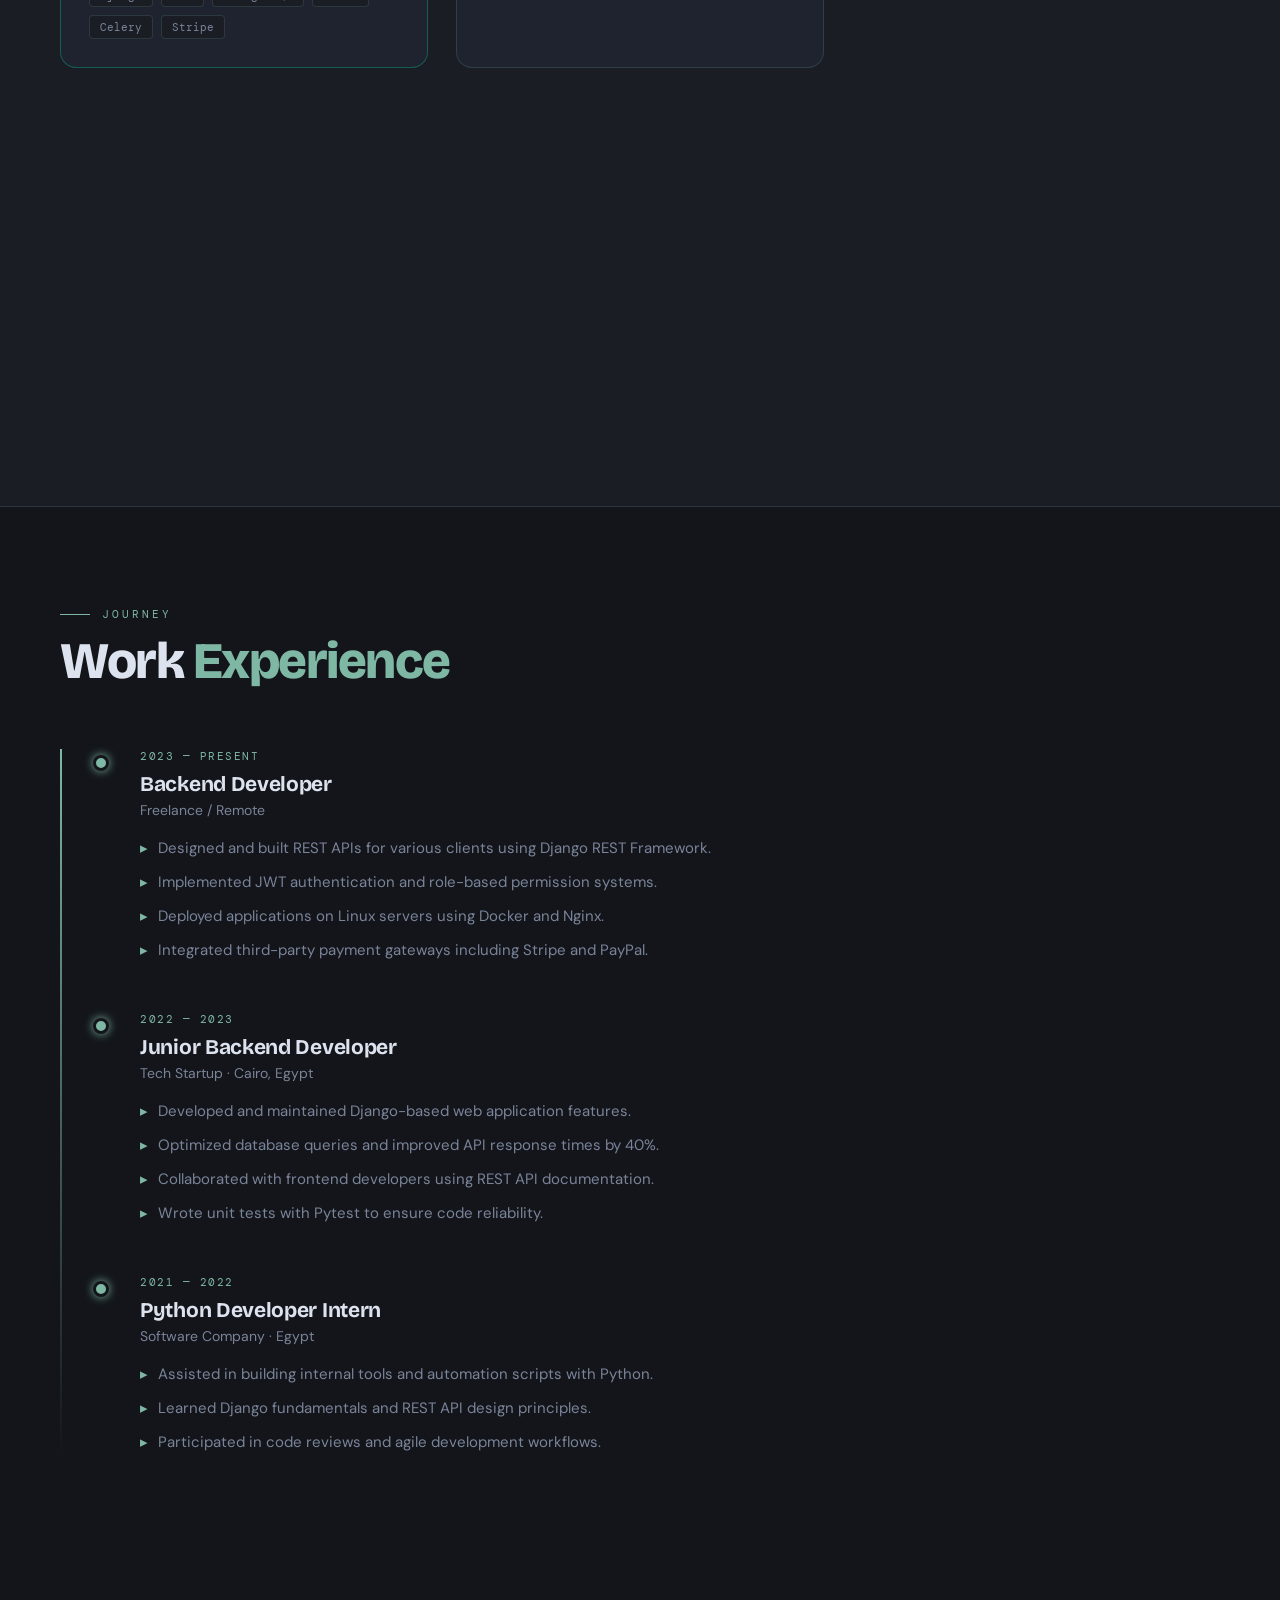
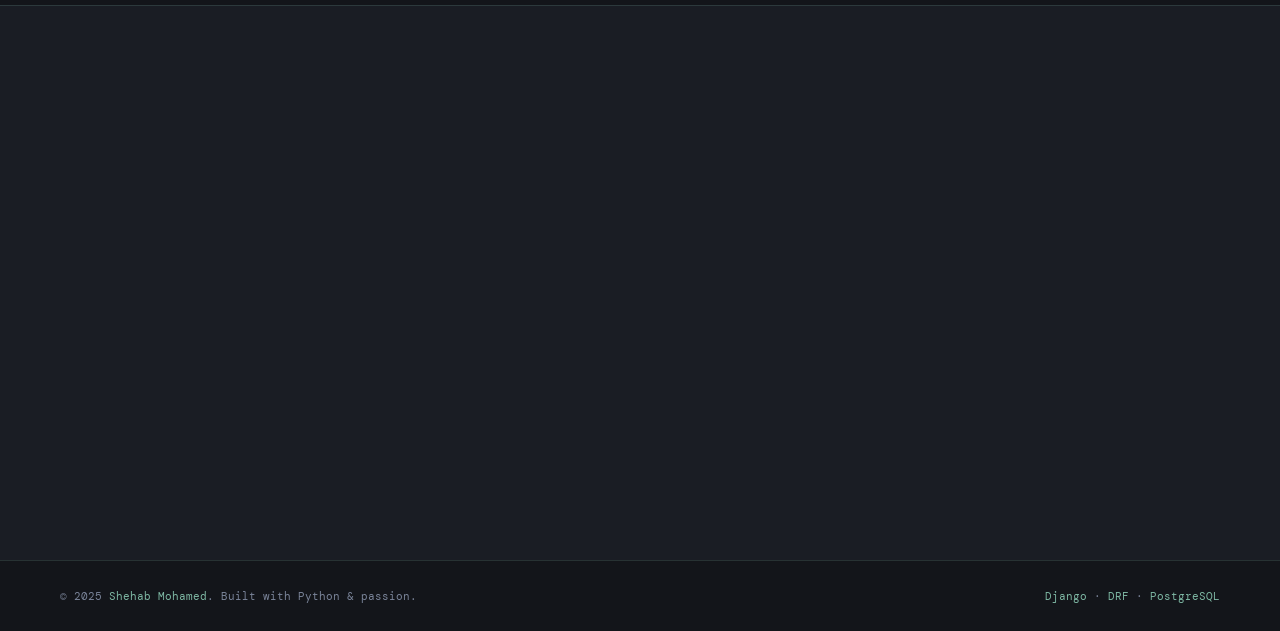
<file: shehab_portfolio_v2.html>
<!DOCTYPE html>
<html lang="en" dir="ltr">
<head>
<meta charset="UTF-8">
<meta name="viewport" content="width=device-width, initial-scale=1.0">
<title>Shehab Mohamed | Backend Developer</title>
<link href="https://fonts.googleapis.com/css2?family=Bricolage+Grotesque:opsz,wght@12..96,300;12..96,400;12..96,600;12..96,700;12..96,800&family=DM+Sans:ital,opsz,wght@0,9..40,300;0,9..40,400;0,9..40,500;0,9..40,600;0,9..40,700;1,9..40,400&family=DM+Mono:wght@400;500&display=swap" rel="stylesheet">
<link rel="stylesheet" href="main.css">

</head>
<body>

<div class="cursor-glow" id="cursor"></div>

<!-- NAV -->
<nav>
  <div class="nav-logo">
    <svg width="160" height="38" viewBox="0 0 160 38" fill="none" xmlns="http://www.w3.org/2000/svg" aria-label="Shehab Mohamed">
      <defs>
        <linearGradient id="logoGrad" x1="0%" y1="0%" x2="100%" y2="0%">
          <stop offset="0%" stop-color="#7eb8a4"/>
          <stop offset="100%" stop-color="#6b9fd4"/>
        </linearGradient>
        <linearGradient id="nameGrad" x1="0%" y1="0%" x2="100%" y2="100%">
          <stop offset="0%" stop-color="#dde3ee"/>
          <stop offset="100%" stop-color="#a8b8cc"/>
        </linearGradient>
      </defs>
      <!-- Hexagonal accent mark behind S -->
      <polygon points="10,5 19,5 24,14 19,23 10,23 5,14" fill="none" stroke="url(#logoGrad)" stroke-width="1.2" opacity="0.6"/>
      <!-- S monogram inside hex -->
      <text x="14.5" y="19" font-family="'Bricolage Grotesque', sans-serif" font-weight="800" font-size="13" fill="url(#logoGrad)" text-anchor="middle" dominant-baseline="middle">S</text>
      <!-- Full name: Shehab -->
      <text x="32" y="24" font-family="'Bricolage Grotesque', sans-serif" font-weight="800" font-size="19" fill="url(#nameGrad)" letter-spacing="-0.5">hehab</text>
      <!-- Underline accent line -->
      <line x1="32" y1="29" x2="95" y2="29" stroke="url(#logoGrad)" stroke-width="1.5" stroke-linecap="round" opacity="0.5"/>
      <!-- .dev suffix -->
      <text x="100" y="24" font-family="'DM Mono', monospace" font-weight="400" font-size="11" fill="#7eb8a4" letter-spacing="0.5" opacity="0.9">.dev</text>
    </svg>
  </div>
  <ul class="nav-links">
    <li><a href="#about">About</a></li>
    <li><a href="#skills">Skills</a></li>
    <li><a href="#projects">Projects</a></li>
    <li><a href="#experience">Experience</a></li>
    <li><a href="#contact">Contact</a></li>
  </ul>
</nav>

<!-- HERO -->
<section id="hero">
  <div class="hero-bg-grid"></div>
  <div class="hero-blob blob1"></div>
  <div class="hero-blob blob2"></div>
  <div class="hero-blob blob3"></div>

  <div class="hero-content">
    <div class="hero-badge">
      <span class="badge-dot"></span>
      Available For Work
    </div>

    <h1 class="hero-name">
      <span class="name-line1">Shehab</span>
      <span class="name-line2">Mohamed</span>
    </h1>

    <p class="hero-title">
      Backend Developer · <span>Django Specialist</span>
    </p>

    <p class="hero-desc">
      Backend developer specializing in building robust APIs and scalable server-side systems using Django & Django REST Framework. I turn complex ideas into clean, efficient technical solutions.
    </p>

    <div class="hero-cta">
      <a href="#projects" class="btn-primary">View Projects</a>
      <a href="#contact" class="btn-outline">Get In Touch</a>
    </div>
  </div>

  <div class="hero-terminal">
    <div class="terminal-header">
      <span class="t-dot t-red"></span>
      <span class="t-dot t-yellow"></span>
      <span class="t-dot t-green"></span>
      <span class="terminal-title">shehab@dev ~ %</span>
    </div>
    <div class="terminal-body">
      <div class="t-comment"># Developer Profile</div>
      <div><span class="t-key">name</span>: <span class="t-str">"Shehab Mohamed Mohamed"</span></div>
      <div><span class="t-key">role</span>: <span class="t-str">"Backend Developer"</span></div>
      <div><span class="t-key">stack</span>: [</div>
      <div style="padding-left:20px"><span class="t-val">"Django"</span>, <span class="t-val">"DRF"</span>, <span class="t-val">"Python"</span>,</div>
      <div style="padding-left:20px"><span class="t-val">"PostgreSQL"</span>, <span class="t-val">"Redis"</span>,</div>
      <div style="padding-left:20px"><span class="t-val">"Docker"</span>, <span class="t-val">"Celery"</span></div>
      <div>]</div>
      <div><span class="t-key">status</span>: <span class="t-val">available</span></div>
      <div><span class="t-key">passion</span>: <span class="t-str">"Clean Code ♥"</span></div>
      <div style="margin-top:8px"><span class="t-comment">$ python manage.py runserver</span></div>
      <div><span class="t-val">✓</span> Server running on port <span class="t-str">8000</span> <span class="t-cursor"></span></div>
    </div>
  </div>
</section>

<!-- ABOUT -->
<section id="about">
  <p class="section-label reveal">Who I Am</p>
  <div class="about-grid">
    <div class="about-text reveal">
      <h2 class="section-title">About <span>Shehab</span></h2>
      <p>
        Hey! I'm <strong>Shehab Mohamed Mohamed</strong>, a passionate backend developer focused on building sophisticated and efficient server-side systems. I specialize in web application development using <strong>Python & Django</strong>, with a strong emphasis on code quality and best practices.
      </p>
      <p>
        I believe good code isn't just code that works — it's code that is <strong>clean, maintainable, and scalable</strong>. I love solving complex problems and transforming them into simple, elegant solutions.
      </p>
      <p>
        Outside of coding, I spend my time learning new technologies and contributing to the developer community.
      </p>

      <div class="stats-grid">
        <div class="stat-card">
          <span class="stat-number">10+</span>
          <div class="stat-label">Projects Delivered</div>
        </div>
        <div class="stat-card">
          <span class="stat-number">2+</span>
          <div class="stat-label">Years Experience</div>
        </div>
        <div class="stat-card">
          <span class="stat-number">5+</span>
          <div class="stat-label">Technologies</div>
        </div>
        <div class="stat-card">
          <span class="stat-number">100%</span>
          <div class="stat-label">On-Time Delivery</div>
        </div>
      </div>
    </div>

    <div class="about-right reveal">
      <h3 style="font-size:13px;font-weight:600;color:var(--text);margin-bottom:24px;letter-spacing:0.5px;text-transform:uppercase;font-family:'DM Mono',monospace;">Personal Info</h3>
      <div class="info-row">
        <span class="info-key">Full Name</span>
        <span class="info-val">Shehab Mohamed Mohamed</span>
      </div>
      <div class="info-row">
        <span class="info-key">Specialization</span>
        <span class="info-val">Backend Development</span>
      </div>
      <div class="info-row">
        <span class="info-key">Primary Framework</span>
        <span class="info-val accent">Django & DRF</span>
      </div>
      <div class="info-row">
        <span class="info-key">Main Language</span>
        <span class="info-val">Python</span>
      </div>
      <div class="info-row">
        <span class="info-key">Remote Work</span>
        <span class="info-val accent">✓ Available</span>
      </div>
      <div class="info-row">
        <span class="info-key">Status</span>
        <span class="info-val accent">Open to Opportunities</span>
      </div>
    </div>
  </div>
</section>

<!-- SKILLS -->
<section id="skills">
  <p class="section-label reveal">Tech Stack</p>
  <h2 class="section-title reveal">Technical <span>Skills</span></h2>

  <div class="skills-grid">
    <div class="skill-category reveal">
      <div class="skill-cat-icon">🐍</div>
      <div class="skill-cat-name">Languages & Frameworks</div>
      <div class="skill-tags">
        <span class="skill-tag">Python</span>
        <span class="skill-tag">Django</span>
        <span class="skill-tag">Django REST</span>
        <span class="skill-tag">FastAPI</span>
        <span class="skill-tag">OOP</span>
      </div>
    </div>

    <div class="skill-category reveal">
      <div class="skill-cat-icon">🗄️</div>
      <div class="skill-cat-name">Databases</div>
      <div class="skill-tags">
        <span class="skill-tag blue">PostgreSQL</span>
        <span class="skill-tag blue">MySQL</span>
        <span class="skill-tag blue">SQLite</span>
        <span class="skill-tag blue">Redis</span>
        <span class="skill-tag blue">Django ORM</span>
      </div>
    </div>

    <div class="skill-category reveal">
      <div class="skill-cat-icon">⚡</div>
      <div class="skill-cat-name">APIs & Integrations</div>
      <div class="skill-tags">
        <span class="skill-tag">REST API</span>
        <span class="skill-tag">JWT Auth</span>
        <span class="skill-tag">OAuth2</span>
        <span class="skill-tag">WebSockets</span>
        <span class="skill-tag">Celery</span>
      </div>
    </div>

    <div class="skill-category reveal">
      <div class="skill-cat-icon">🐳</div>
      <div class="skill-cat-name">DevOps & Deployment</div>
      <div class="skill-tags">
        <span class="skill-tag orange">Docker</span>
        <span class="skill-tag orange">Linux</span>
        <span class="skill-tag orange">Nginx</span>
        <span class="skill-tag orange">Git</span>
        <span class="skill-tag orange">GitHub CI</span>
      </div>
    </div>

    <div class="skill-category reveal">
      <div class="skill-cat-icon">🔐</div>
      <div class="skill-cat-name">Security & Auth</div>
      <div class="skill-tags">
        <span class="skill-tag purple">JWT</span>
        <span class="skill-tag purple">Django Auth</span>
        <span class="skill-tag purple">Permissions</span>
        <span class="skill-tag purple">CORS</span>
        <span class="skill-tag purple">HTTPS</span>
      </div>
    </div>

    <div class="skill-category reveal">
      <div class="skill-cat-icon">🧪</div>
      <div class="skill-cat-name">Testing & Quality</div>
      <div class="skill-tags">
        <span class="skill-tag">Pytest</span>
        <span class="skill-tag">Django Tests</span>
        <span class="skill-tag">Postman</span>
        <span class="skill-tag">TDD</span>
        <span class="skill-tag">Swagger</span>
      </div>
    </div>
  </div>
</section>

<!-- PROJECTS -->
<section id="projects">
  <p class="section-label reveal">Portfolio</p>
  <h2 class="section-title reveal">Featured <span>Projects</span></h2>

  <div class="projects-grid">
    <div class="project-card featured reveal">
      <div class="featured-badge">FEATURED</div>
      <div class="project-header">
        <div class="project-icon">🛒</div>
        <div class="project-links">
          <a href="#" class="project-link" title="Live Demo">↗</a>
          <a href="#" class="project-link" title="GitHub">gh</a>
        </div>
      </div>
      <div class="project-body">
        <div class="project-name">E-Commerce Platform</div>
        <div class="project-desc">
          A fully-featured e-commerce backend with product management, order processing, and payment integration. Supports coupon systems, reviews, and real-time shipment tracking.
        </div>
        <div class="project-stack">
          <span class="stack-tag">Django</span>
          <span class="stack-tag">DRF</span>
          <span class="stack-tag">PostgreSQL</span>
          <span class="stack-tag">Redis</span>
          <span class="stack-tag">Celery</span>
          <span class="stack-tag">Stripe</span>
        </div>
      </div>
    </div>

    <div class="project-card reveal">
      <div class="project-header">
        <div class="project-icon">💬</div>
        <div class="project-links">
          <a href="#" class="project-link">↗</a>
          <a href="#" class="project-link">gh</a>
        </div>
      </div>
      <div class="project-body">
        <div class="project-name">Real-Time Chat System</div>
        <div class="project-desc">
          A real-time messaging application supporting group and private chats, with an advanced notification system and file sharing capabilities.
        </div>
        <div class="project-stack">
          <span class="stack-tag">Django Channels</span>
          <span class="stack-tag">WebSockets</span>
          <span class="stack-tag">Redis</span>
          <span class="stack-tag">JWT</span>
        </div>
      </div>
    </div>

    <div class="project-card reveal">
      <div class="project-header">
        <div class="project-icon">📋</div>
        <div class="project-links">
          <a href="#" class="project-link">↗</a>
          <a href="#" class="project-link">gh</a>
        </div>
      </div>
      <div class="project-body">
        <div class="project-name">Task Management System</div>
        <div class="project-desc">
          A professional project management platform with multi-level role permissions, progress tracking, and detailed exportable reports.
        </div>
        <div class="project-stack">
          <span class="stack-tag">Django</span>
          <span class="stack-tag">DRF</span>
          <span class="stack-tag">Permissions</span>
          <span class="stack-tag">PostgreSQL</span>
        </div>
      </div>
    </div>

    <div class="project-card reveal">
      <div class="project-header">
        <div class="project-icon">📰</div>
        <div class="project-links">
          <a href="#" class="project-link">↗</a>
          <a href="#" class="project-link">gh</a>
        </div>
      </div>
      <div class="project-body">
        <div class="project-name">Blog & CMS API</div>
        <div class="project-desc">
          A content management system API with full CRUD for articles, categories, tags, and a commenting system with social login integration.
        </div>
        <div class="project-stack">
          <span class="stack-tag">Django</span>
          <span class="stack-tag">DRF</span>
          <span class="stack-tag">OAuth2</span>
          <span class="stack-tag">PostgreSQL</span>
        </div>
      </div>
    </div>

    <div class="project-card reveal">
      <div class="project-header">
        <div class="project-icon">🏥</div>
        <div class="project-links">
          <a href="#" class="project-link">↗</a>
          <a href="#" class="project-link">gh</a>
        </div>
      </div>
      <div class="project-body">
        <div class="project-name">Clinic Booking System</div>
        <div class="project-desc">
          A medical appointment management system with doctor availability scheduling, automated email reminders via Celery, and patient history tracking.
        </div>
        <div class="project-stack">
          <span class="stack-tag">Django</span>
          <span class="stack-tag">Celery</span>
          <span class="stack-tag">Redis</span>
          <span class="stack-tag">PostgreSQL</span>
        </div>
      </div>
    </div>

    <div class="project-card reveal">
      <div class="project-header">
        <div class="project-icon">🔗</div>
        <div class="project-links">
          <a href="#" class="project-link">↗</a>
          <a href="#" class="project-link">gh</a>
        </div>
      </div>
      <div class="project-body">
        <div class="project-name">Social Network API</div>
        <div class="project-desc">
          A social media backend API supporting user profiles, follow systems, post feeds, likes, comments, and a real-time notification engine.
        </div>
        <div class="project-stack">
          <span class="stack-tag">Django</span>
          <span class="stack-tag">DRF</span>
          <span class="stack-tag">JWT</span>
          <span class="stack-tag">PostgreSQL</span>
          <span class="stack-tag">Docker</span>
        </div>
      </div>
    </div>
  </div>
</section>

<!-- EXPERIENCE -->
<section id="experience">
  <p class="section-label reveal">Journey</p>
  <h2 class="section-title reveal">Work <span>Experience</span></h2>

  <div class="timeline">
    <div class="timeline-item reveal">
      <div class="timeline-dot"></div>
      <div class="timeline-date">2023 — Present</div>
      <div class="timeline-role">Backend Developer</div>
      <div class="timeline-company">Freelance / Remote</div>
      <ul class="timeline-desc">
        <li>Designed and built REST APIs for various clients using Django REST Framework.</li>
        <li>Implemented JWT authentication and role-based permission systems.</li>
        <li>Deployed applications on Linux servers using Docker and Nginx.</li>
        <li>Integrated third-party payment gateways including Stripe and PayPal.</li>
      </ul>
    </div>

    <div class="timeline-item reveal">
      <div class="timeline-dot"></div>
      <div class="timeline-date">2022 — 2023</div>
      <div class="timeline-role">Junior Backend Developer</div>
      <div class="timeline-company">Tech Startup · Cairo, Egypt</div>
      <ul class="timeline-desc">
        <li>Developed and maintained Django-based web application features.</li>
        <li>Optimized database queries and improved API response times by 40%.</li>
        <li>Collaborated with frontend developers using REST API documentation.</li>
        <li>Wrote unit tests with Pytest to ensure code reliability.</li>
      </ul>
    </div>

    <div class="timeline-item reveal">
      <div class="timeline-dot"></div>
      <div class="timeline-date">2021 — 2022</div>
      <div class="timeline-role">Python Developer Intern</div>
      <div class="timeline-company">Software Company · Egypt</div>
      <ul class="timeline-desc">
        <li>Assisted in building internal tools and automation scripts with Python.</li>
        <li>Learned Django fundamentals and REST API design principles.</li>
        <li>Participated in code reviews and agile development workflows.</li>
      </ul>
    </div>
  </div>
</section>

<!-- CONTACT -->
<section id="contact">
  <div class="contact-inner">
    <p class="section-label reveal" style="justify-content:center;">Let's Talk</p>
    <h2 class="section-title reveal" style="margin-bottom:20px;">Get In <span>Touch</span></h2>
    <p class="contact-desc reveal">
      Have a project in mind or want to collaborate? I'm always open to discussing new opportunities. Feel free to reach out!
    </p>

    <a href="mailto:shehab@example.com" class="contact-email reveal">
      shehab@example.com
    </a>

    <div class="social-links reveal">
      <a href="#" class="social-link">⌥ GitHub</a>
      <a href="#" class="social-link">in LinkedIn</a>
      <a href="#" class="social-link">✉ Email</a>
    </div>
  </div>
</section>

<!-- FOOTER -->
<footer>
  <div class="footer-copy">
    © 2025 <span>Shehab Mohamed</span>. Built with Python & passion.
  </div>
  <div class="footer-copy">
    <span>Django</span> · <span>DRF</span> · <span>PostgreSQL</span>
  </div>
</footer>

<script>
  // Cursor glow
  const cursor = document.getElementById('cursor');
  document.addEventListener('mousemove', e => {
    cursor.style.left = e.clientX + 'px';
    cursor.style.top = e.clientY + 'px';
  });

  // Scroll reveal
  const reveals = document.querySelectorAll('.reveal');
  const observer = new IntersectionObserver((entries) => {
    entries.forEach((entry, i) => {
      if (entry.isIntersecting) {
        setTimeout(() => entry.target.classList.add('visible'), i * 80);
      }
    });
  }, { threshold: 0.1, rootMargin: '0px 0px -50px 0px' });

  reveals.forEach(el => observer.observe(el));
</script>
</body>
</html>
</file>
<file: main.css>
:root {
--bg: #13151a;
--surface: #1a1d24;
--card: #1f2330;
--accent: #7eb8a4;
--accent2: #6b9fd4;
--accent3: #9b8ec4;
--text: #dde3ee;
--muted: #7a8499;
--border: rgba(126,184,164,0.18);
--glow: 0 0 28px rgba(126,184,164,0.15);
}

* { margin: 0; padding: 0; box-sizing: border-box; }
html { scroll-behavior: smooth; }

body {
background: var(--bg);
color: var(--text);
font-family: 'DM Sans', sans-serif;
font-size: 16px;
overflow-x: hidden;
-webkit-font-smoothing: antialiased;
}

body::before {
content: '';
position: fixed;
inset: 0;
background-image: url("data:image/svg+xml,%3Csvg viewBox='0 0 200 200' xmlns='http://www.w3.org/2000/svg'%3E%3Cfilter id='n'%3E%3CfeTurbulence type='fractalNoise' baseFrequency='0.9' numOctaves='4' stitchTiles='stitch'/%3E%3C/filter%3E%3Crect width='100%25' height='100%25' filter='url(%23n)' opacity='0.04'/%3E%3C/svg%3E");
pointer-events: none;
z-index: 0;
opacity: 0.4;
}

::-webkit-scrollbar { width: 4px; }
::-webkit-scrollbar-track { background: var(--bg); }
::-webkit-scrollbar-thumb { background: var(--accent); border-radius: 2px; }

.cursor-glow {
position: fixed;
width: 300px; height: 300px;
border-radius: 50%;
background: radial-gradient(circle, rgba(0,229,160,0.06) 0%, transparent 70%);
pointer-events: none;
transform: translate(-50%, -50%);
transition: all 0.15s ease;
z-index: 1;
}

/* NAV */
nav {
position: fixed;
top: 0; left: 0; right: 0;
z-index: 100;
padding: 20px 60px;
display: flex;
justify-content: space-between;
align-items: center;
background: rgba(10,10,15,0.85);
backdrop-filter: blur(20px);
border-bottom: 1px solid var(--border);
}

.nav-logo {
display: flex;
align-items: center;
text-decoration: none;
}
.nav-logo svg { display: block; transition: opacity 0.25s; }
.nav-logo:hover svg { opacity: 0.8; }

.nav-links { display: flex; gap: 40px; list-style: none; }

.nav-links a {
color: var(--muted);
text-decoration: none;
font-size: 13px;
font-weight: 500;
letter-spacing: 0.5px;
transition: color 0.3s;
position: relative;
text-transform: uppercase;
}

.nav-links a::after {
content: '';
position: absolute;
bottom: -4px; left: 0;
width: 0; height: 2px;
background: var(--accent);
transition: width 0.3s;
}

.nav-links a:hover { color: var(--accent); }
.nav-links a:hover::after { width: 100%; }

/* HERO */
#hero {
min-height: 100vh;
display: flex;
align-items: center;
padding: 100px 60px 60px;
position: relative;
overflow: hidden;
}

.hero-bg-grid {
position: absolute;
inset: 0;
background-image:
    linear-gradient(rgba(0,229,160,0.04) 1px, transparent 1px),
    linear-gradient(90deg, rgba(0,229,160,0.04) 1px, transparent 1px);
background-size: 60px 60px;
mask-image: radial-gradient(ellipse 80% 80% at 50% 50%, black, transparent);
}

.hero-blob {
position: absolute;
border-radius: 50%;
filter: blur(80px);
opacity: 1;
animation: blob 8s ease-in-out infinite;
}

.blob1 { width: 500px; height: 500px; background: var(--accent); top: -100px; right: -100px; opacity: 0.07; }
.blob2 { width: 400px; height: 400px; background: var(--accent2); bottom: -100px; left: -50px; animation-delay: 3s; opacity: 0.07; }
.blob3 { width: 300px; height: 300px; background: var(--accent3); top: 40%; left: 35%; animation-delay: 6s; opacity: 0.06; }

@keyframes blob {
0%, 100% { transform: scale(1) translate(0,0); }
33% { transform: scale(1.1) translate(20px,-20px); }
66% { transform: scale(0.9) translate(-20px,10px); }
}

.hero-content { position: relative; z-index: 2; max-width: 680px; }

.hero-badge {
display: inline-flex;
align-items: center;
gap: 8px;
background: rgba(0,229,160,0.1);
border: 1px solid var(--border);
border-radius: 50px;
padding: 8px 20px;
font-family: 'DM Mono', monospace;
font-size: 10px;
color: var(--accent);
letter-spacing: 2px;
margin-bottom: 30px;
animation: fadeUp 0.8s ease both;
}

.badge-dot {
width: 6px; height: 6px;
background: var(--accent);
border-radius: 50%;
animation: pulse 2s infinite;
}

@keyframes pulse {
0%,100% { opacity: 1; transform: scale(1); }
50% { opacity: 0.5; transform: scale(0.8); }
}

.hero-name {
font-family: 'Bricolage Grotesque', sans-serif;
font-size: clamp(56px, 8vw, 100px);
font-weight: 800;
line-height: 1.0;
letter-spacing: -2px;
margin-bottom: 20px;
animation: fadeUp 0.8s ease 0.1s both;
}

.name-line1 { color: var(--text); display: block; }
.name-line2 {
display: block;
background: linear-gradient(135deg, var(--accent), var(--accent2));
-webkit-background-clip: text;
-webkit-text-fill-color: transparent;
background-clip: text;
}

.hero-title {
font-family: 'DM Mono', monospace;
font-size: 14px;
color: var(--muted);
margin-bottom: 28px;
letter-spacing: 0.5px;
animation: fadeUp 0.8s ease 0.2s both;
}

.hero-title span { color: var(--accent); }

.hero-desc {
font-size: 17px;
color: var(--muted);
line-height: 1.85;
max-width: 520px;
margin-bottom: 44px;
animation: fadeUp 0.8s ease 0.3s both;
font-weight: 400;
}

.hero-cta {
display: flex;
gap: 16px;
flex-wrap: wrap;
animation: fadeUp 0.8s ease 0.4s both;
}

.btn-primary {
padding: 14px 32px;
background: var(--accent);
color: #000;
border: none;
border-radius: 8px;
font-family: 'DM Sans', sans-serif;
font-size: 13px;
font-weight: 700;
cursor: pointer;
text-decoration: none;
transition: all 0.3s;
box-shadow: 0 0 20px rgba(126,184,164,0.25);
letter-spacing: 0.5px;
text-transform: uppercase;
}

.btn-primary:hover { transform: translateY(-2px); box-shadow: 0 8px 30px rgba(126,184,164,0.35); }

.btn-outline {
padding: 14px 32px;
background: transparent;
color: var(--text);
border: 1px solid var(--border);
border-radius: 8px;
font-family: 'DM Sans', sans-serif;
font-size: 13px;
font-weight: 600;
cursor: pointer;
text-decoration: none;
transition: all 0.3s;
text-transform: uppercase;
letter-spacing: 0.5px;
}

.btn-outline:hover { border-color: var(--accent); color: var(--accent); transform: translateY(-2px); }

/* Terminal */
.hero-terminal {
position: absolute;
right: 7%;
top: 50%;
transform: translateY(-50%);
width: 460px;
background: var(--surface);
border: 1px solid var(--border);
border-radius: 12px;
overflow: hidden;
box-shadow: var(--glow), 0 40px 80px rgba(0,0,0,0.6);
animation: fadeLeft 1s ease 0.5s both;
z-index: 2;
}

@keyframes fadeLeft {
from { opacity: 0; transform: translateY(-50%) translateX(40px); }
to { opacity: 1; transform: translateY(-50%) translateX(0); }
}

.terminal-header {
padding: 12px 16px;
background: var(--card);
display: flex;
align-items: center;
gap: 8px;
border-bottom: 1px solid var(--border);
}

.t-dot { width: 10px; height: 10px; border-radius: 50%; }
.t-red { background: #ff5f57; }
.t-yellow { background: #febc2e; }
.t-green { background: #28c840; }

.terminal-title {
font-family: 'DM Mono', monospace;
font-size: 11px;
color: var(--muted);
margin-left: auto;
}

.terminal-body {
padding: 24px;
font-family: 'DM Mono', monospace;
font-size: 12px;
line-height: 2.1;
min-height: 280px;
}

.t-comment { color: #4a4a60; }
.t-key { color: var(--accent2); }
.t-val { color: var(--accent); }
.t-str { color: #ff8c42; }
.t-cursor {
display: inline-block;
width: 8px; height: 14px;
background: var(--accent);
animation: blink 1s step-end infinite;
vertical-align: middle;
}

@keyframes blink { 50% { opacity: 0; } }

/* SECTIONS */
section { padding: 100px 60px; position: relative; z-index: 2; }

.section-label {
font-family: 'DM Mono', monospace;
font-size: 11px;
color: var(--accent);
letter-spacing: 3px;
text-transform: uppercase;
margin-bottom: 12px;
display: flex;
align-items: center;
gap: 12px;
}

.section-label::before { content: ''; width: 30px; height: 1px; background: var(--accent); }

.section-title {
font-family: 'Bricolage Grotesque', sans-serif;
font-size: clamp(34px, 4vw, 54px);
font-weight: 800;
letter-spacing: -1.5px;
margin-bottom: 60px;
color: var(--text);
line-height: 1.1;
}

.section-title span { color: var(--accent); }

/* ABOUT */
#about {
background: var(--surface);
border-top: 1px solid var(--border);
border-bottom: 1px solid var(--border);
}

.about-grid { display: grid; grid-template-columns: 1fr 1fr; gap: 80px; align-items: start; }

.about-text p {
color: var(--muted);
line-height: 1.95;
margin-bottom: 20px;
font-size: 16px;
font-weight: 400;
}

.about-text p strong { color: var(--text); }

.stats-grid { display: grid; grid-template-columns: 1fr 1fr; gap: 20px; margin-top: 40px; }

.stat-card {
background: var(--card);
border: 1px solid var(--border);
border-radius: 12px;
padding: 24px;
text-align: center;
transition: all 0.3s;
}

.stat-card:hover { border-color: var(--accent); box-shadow: var(--glow); transform: translateY(-4px); }

.stat-number {
font-family: 'DM Mono', monospace;
font-size: 36px;
font-weight: 500;
color: var(--accent);
display: block;
}

.stat-label { font-size: 11px; color: var(--muted); margin-top: 4px; text-transform: uppercase; letter-spacing: 1px; font-family: 'DM Sans', sans-serif; }

.about-right { display: flex; flex-direction: column; }

.info-row {
display: flex;
justify-content: space-between;
align-items: center;
padding: 16px 0;
border-bottom: 1px solid var(--border);
}

.info-row:last-child { border-bottom: none; }
.info-key { font-family: 'DM Mono', monospace; font-size: 11px; color: var(--muted); letter-spacing: 0.5px; text-transform: uppercase; }
.info-val { font-size: 15px; color: var(--text); font-weight: 500; font-family: 'DM Sans', sans-serif; }
.info-val.accent { color: var(--accent); }

/* SKILLS */
#skills { background: var(--bg); }

.skills-grid { display: grid; grid-template-columns: repeat(auto-fit, minmax(280px, 1fr)); gap: 24px; }

.skill-category {
background: var(--card);
border: 1px solid var(--border);
border-radius: 16px;
padding: 32px;
transition: all 0.4s;
position: relative;
overflow: hidden;
}

.skill-category::before {
content: '';
position: absolute;
top: 0; right: 0;
width: 60px; height: 60px;
background: var(--accent);
border-radius: 0 16px 0 100%;
opacity: 0.06;
transition: all 0.4s;
}

.skill-category:hover { border-color: var(--accent); box-shadow: var(--glow); transform: translateY(-6px); }
.skill-category:hover::before { opacity: 0.15; width: 120px; height: 120px; }

.skill-cat-icon { font-size: 32px; margin-bottom: 16px; }
.skill-cat-name { font-size: 13px; font-weight: 600; color: var(--text); margin-bottom: 20px; letter-spacing: 0.5px; text-transform: uppercase; font-family: 'DM Sans', sans-serif; }

.skill-tags { display: flex; flex-wrap: wrap; gap: 8px; }

.skill-tag {
background: rgba(126,184,164,0.08);
border: 1px solid rgba(126,184,164,0.22);
color: var(--accent);
padding: 5px 14px;
border-radius: 50px;
font-family: 'DM Mono', monospace;
font-size: 11px;
letter-spacing: 0.2px;
transition: all 0.2s;
}

.skill-tag:hover { background: rgba(126,184,164,0.16); transform: scale(1.05); }
.skill-tag.blue { background: rgba(107,159,212,0.08); border-color: rgba(107,159,212,0.25); color: #6b9fd4; }
.skill-tag.purple { background: rgba(155,142,196,0.08); border-color: rgba(155,142,196,0.25); color: #9b8ec4; }
.skill-tag.orange { background: rgba(210,165,120,0.08); border-color: rgba(210,165,120,0.25); color: #c8a882; }

/* PROJECTS */
#projects {
background: var(--surface);
border-top: 1px solid var(--border);
border-bottom: 1px solid var(--border);
}

.projects-grid { display: grid; grid-template-columns: repeat(auto-fit, minmax(340px, 1fr)); gap: 28px; }

.project-card {
background: var(--card);
border: 1px solid var(--border);
border-radius: 16px;
overflow: hidden;
transition: all 0.4s;
position: relative;
}

.project-card:hover { transform: translateY(-8px); border-color: var(--accent); box-shadow: var(--glow); }

.project-header {
padding: 28px 28px 20px;
display: flex;
justify-content: space-between;
align-items: flex-start;
}

.project-icon {
width: 48px; height: 48px;
background: rgba(0,229,160,0.1);
border: 1px solid var(--border);
border-radius: 12px;
display: flex;
align-items: center;
justify-content: center;
font-size: 22px;
}

.project-links { display: flex; gap: 10px; }

.project-link {
width: 36px; height: 36px;
border: 1px solid var(--border);
border-radius: 8px;
display: flex;
align-items: center;
justify-content: center;
text-decoration: none;
font-size: 14px;
transition: all 0.2s;
color: var(--muted);
font-family: 'DM Mono', monospace;
}

.project-body { padding: 0 28px 28px; }
.project-name { font-family: 'Bricolage Grotesque', sans-serif; font-size: 19px; font-weight: 700; color: var(--text); margin-bottom: 10px; letter-spacing: -0.3px; }
.project-desc { font-size: 14px; color: var(--muted); line-height: 1.8; margin-bottom: 20px; font-family: 'DM Sans', sans-serif; }

.project-stack { display: flex; flex-wrap: wrap; gap: 8px; }

.stack-tag {
font-family: 'DM Mono', monospace;
font-size: 11px;
padding: 4px 10px;
background: var(--surface);
border: 1px solid var(--border);
border-radius: 4px;
color: var(--muted);
}

.project-card.featured { border-color: rgba(0,229,160,0.3); }

.featured-badge {
position: absolute;
top: 16px; left: 16px;
background: var(--accent);
color: #000;
font-family: 'DM Mono', monospace;
font-size: 9px;
font-weight: 500;
letter-spacing: 2px;
padding: 4px 10px;
border-radius: 4px;
}

/* EXPERIENCE */
#experience { background: var(--bg); }

.timeline { position: relative; padding-left: 40px; }

.timeline::before {
content: '';
position: absolute;
left: 0; top: 0; bottom: 0;
width: 2px;
background: linear-gradient(to bottom, var(--accent), transparent);
}

.timeline-item { position: relative; padding-left: 40px; margin-bottom: 48px; }

.timeline-dot {
position: absolute;
left: -7px; top: 6px;
width: 16px; height: 16px;
background: var(--accent);
border-radius: 50%;
border: 3px solid var(--bg);
box-shadow: 0 0 10px var(--accent);
}

.timeline-date {
font-family: 'DM Mono', monospace;
font-size: 11px;
color: var(--accent);
letter-spacing: 1.5px;
margin-bottom: 8px;
text-transform: uppercase;
}

.timeline-role { font-family: 'Bricolage Grotesque', sans-serif; font-size: 21px; font-weight: 700; color: var(--text); margin-bottom: 4px; letter-spacing: -0.3px; }
.timeline-company { font-size: 14px; color: var(--muted); margin-bottom: 16px; font-family: 'DM Sans', sans-serif; }

.timeline-desc { list-style: none; }
.timeline-desc li {
font-size: 15px;
color: var(--muted);
line-height: 1.85;
margin-bottom: 6px;
padding-left: 18px;
position: relative;
font-family: 'DM Sans', sans-serif;
}
.timeline-desc li::before { content: '▸'; position: absolute; left: 0; color: var(--accent); }

/* CONTACT */
#contact {
background: var(--surface);
border-top: 1px solid var(--border);
text-align: center;
}

.contact-inner { max-width: 600px; margin: 0 auto; }
.contact-desc { color: var(--muted); font-size: 16px; line-height: 1.85; margin-bottom: 10px; font-family: 'DM Sans', sans-serif; }

.contact-email {
font-family: 'DM Mono', monospace;
font-size: clamp(14px, 2.5vw, 22px);
color: var(--accent);
text-decoration: none;
display: inline-block;
margin: 24px 0 40px;
padding-bottom: 4px;
border-bottom: 2px solid var(--accent);
transition: all 0.3s;
word-break: break-all;
}

.contact-email:hover { color: var(--text); border-color: var(--text); }

.social-links { display: flex; gap: 16px; justify-content: center; margin-top: 40px; flex-wrap: wrap; }

.social-link {
display: flex;
align-items: center;
gap: 10px;
padding: 14px 24px;
border: 1px solid var(--border);
border-radius: 12px;
text-decoration: none;
font-family: 'DM Mono', monospace;
font-size: 11px;
color: var(--muted);
transition: all 0.3s;
letter-spacing: 0.5px;
text-transform: uppercase;
}

.social-link:hover { border-color: var(--accent); color: var(--accent); transform: translateY(-4px); box-shadow: var(--glow); }

/* FOOTER */
footer {
padding: 28px 60px;
background: var(--bg);
border-top: 1px solid var(--border);
display: flex;
justify-content: space-between;
align-items: center;
z-index: 2;
position: relative;
}

.footer-copy { font-family: 'DM Mono', monospace; font-size: 11px; color: var(--muted); }
.footer-copy span { color: var(--accent); }

@keyframes fadeUp {
from { opacity: 0; transform: translateY(30px); }
to { opacity: 1; transform: translateY(0); }
}

.reveal { opacity: 0; transform: translateY(30px); transition: all 0.7s ease; }
.reveal.visible { opacity: 1; transform: translateY(0); }

@media (max-width: 1100px) {
.hero-terminal { display: none; }
nav { padding: 16px 30px; }
section { padding: 80px 30px; }
.about-grid { grid-template-columns: 1fr; gap: 40px; }
footer { padding: 20px 30px; flex-direction: column; gap: 10px; text-align: center; }
}

@media (max-width: 600px) {
#hero { padding: 80px 20px 60px; }
.hero-name { font-size: 44px; }
section { padding: 60px 20px; }
nav { padding: 14px 20px; }
.nav-links { gap: 16px; }
.nav-links a { font-size: 10px; }
}
</file>
